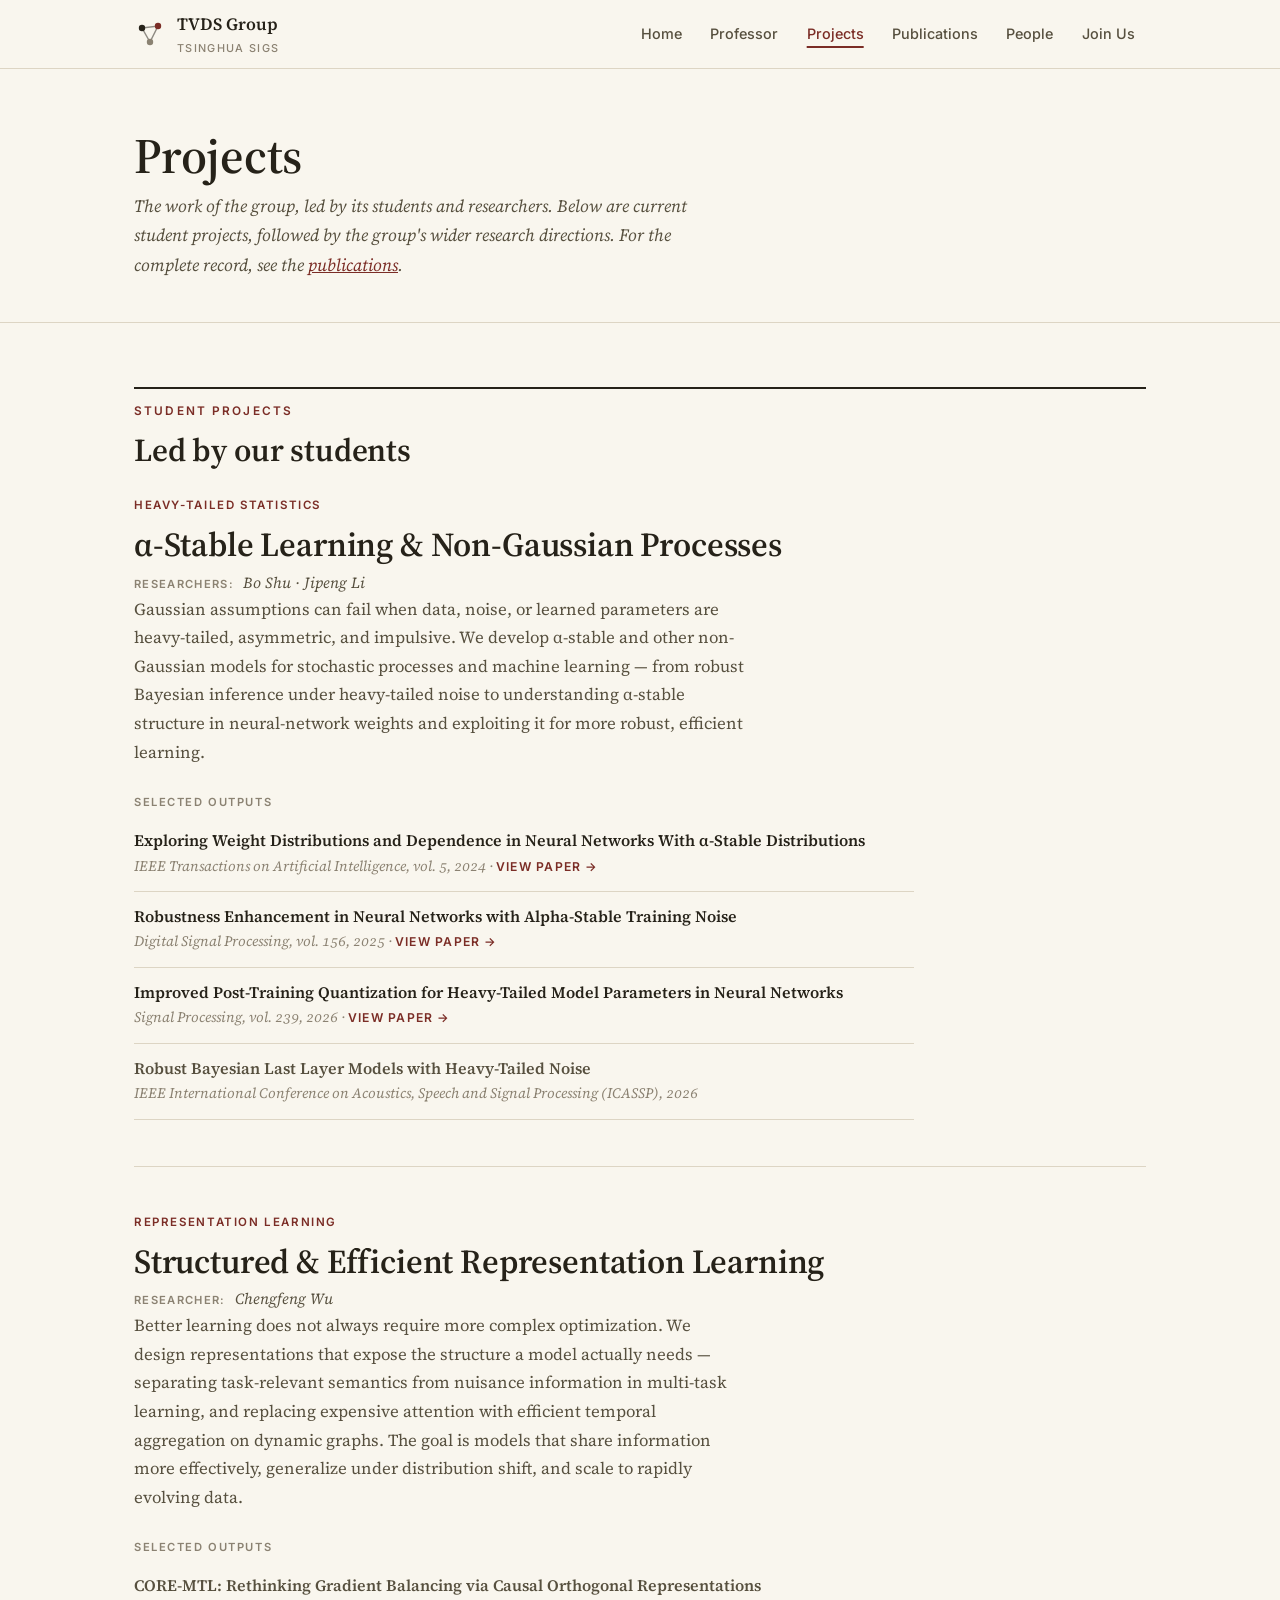
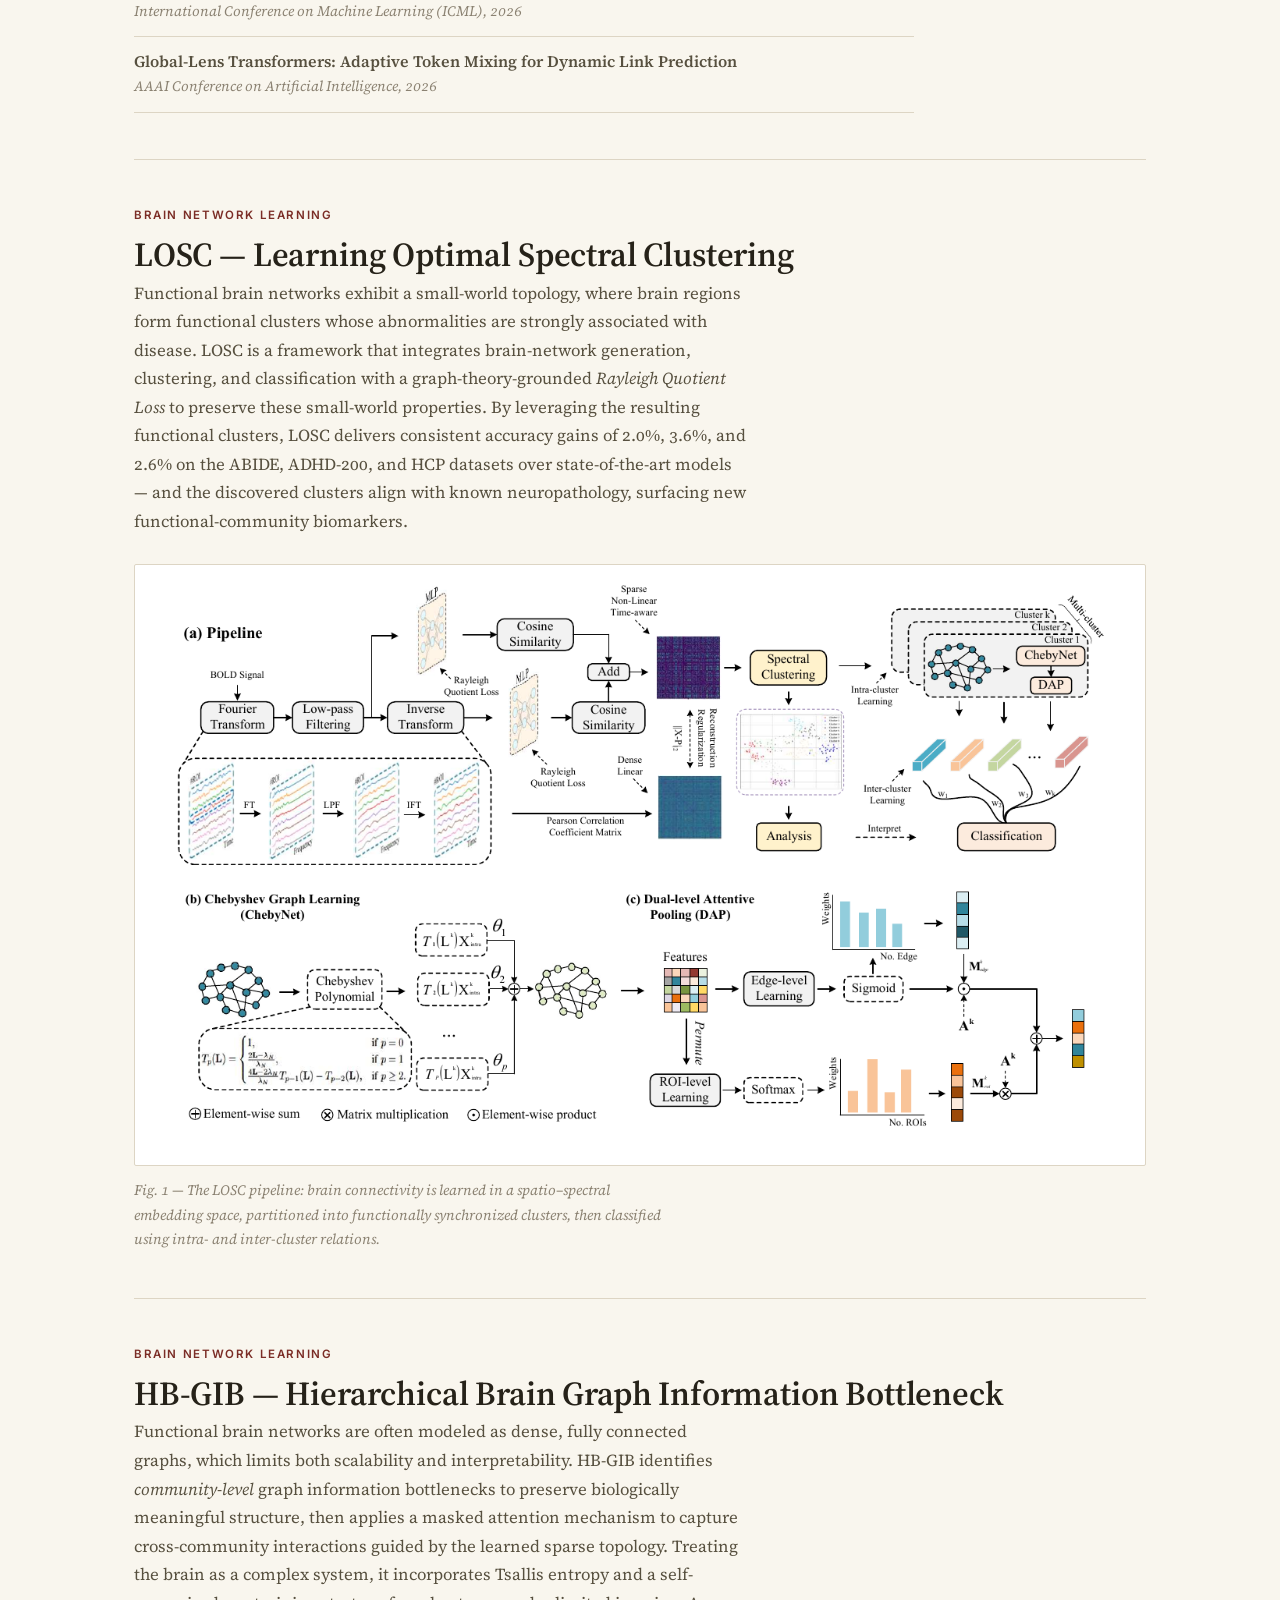
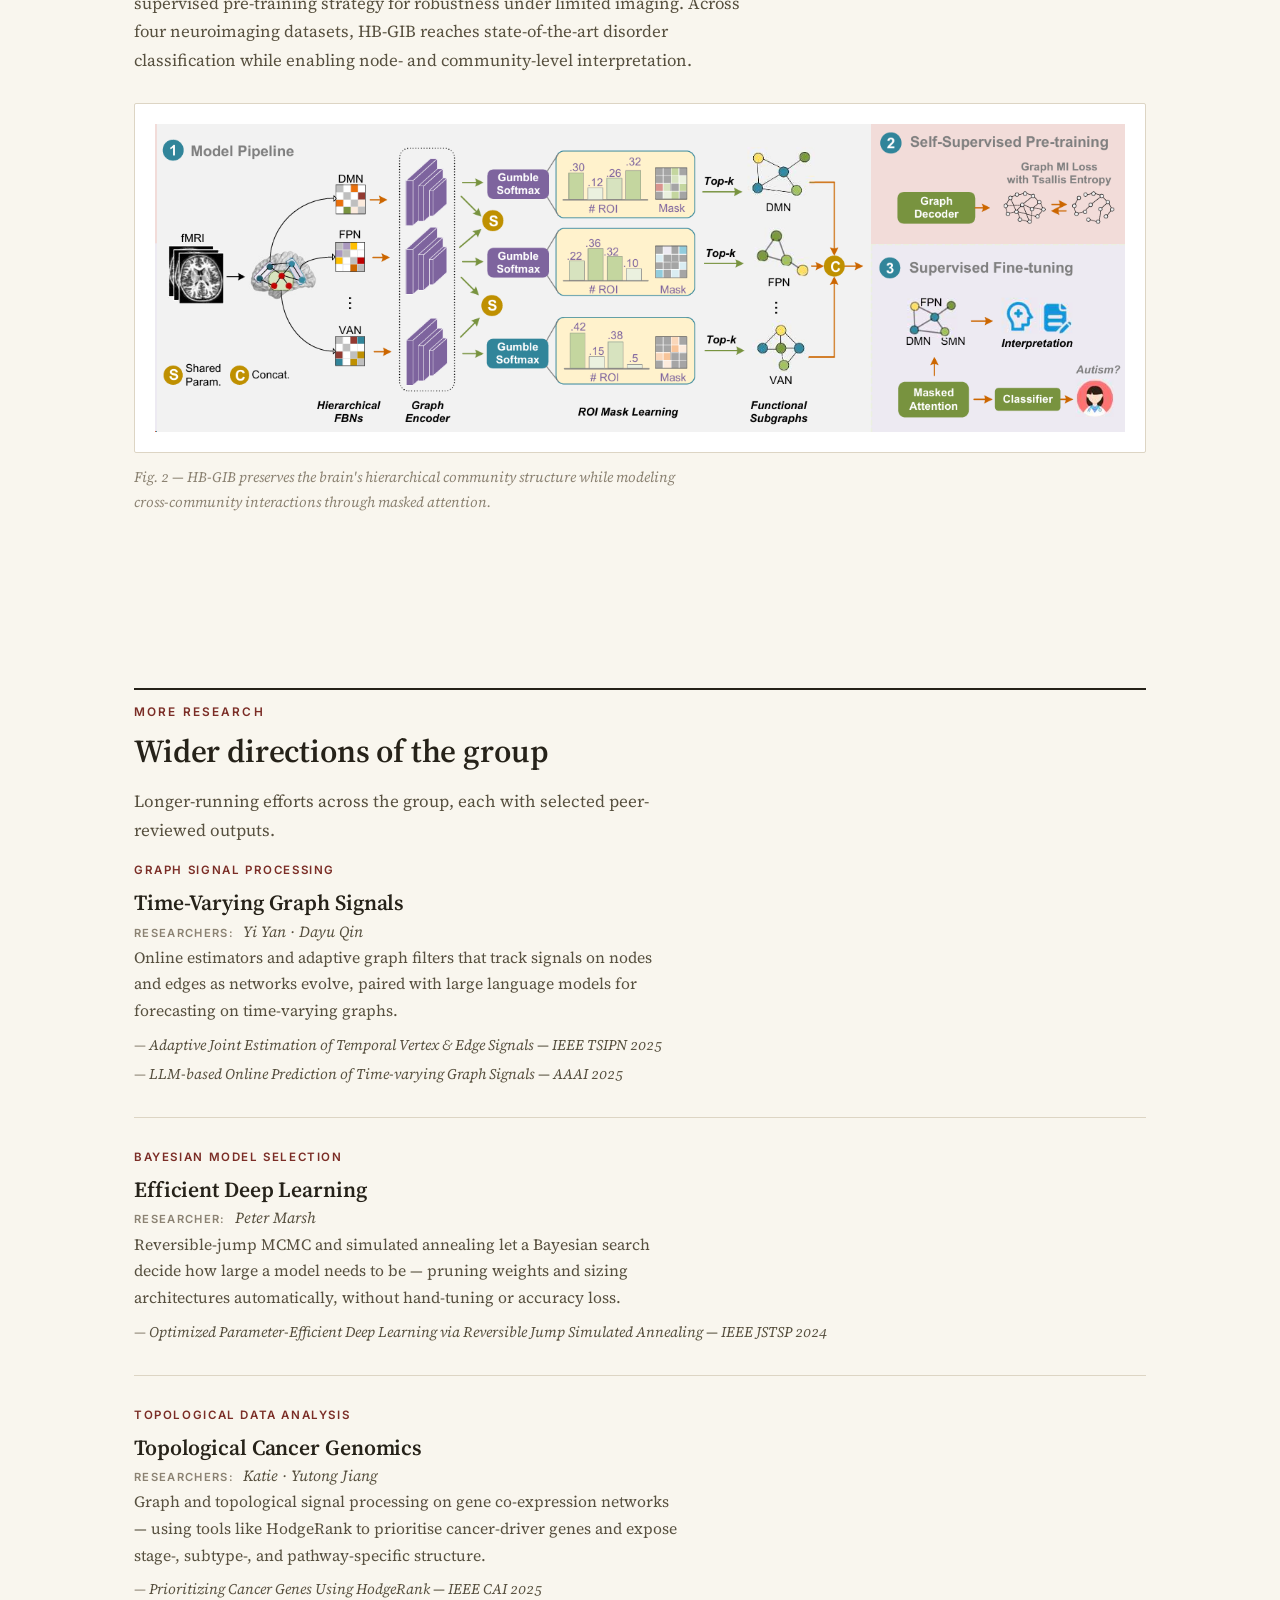
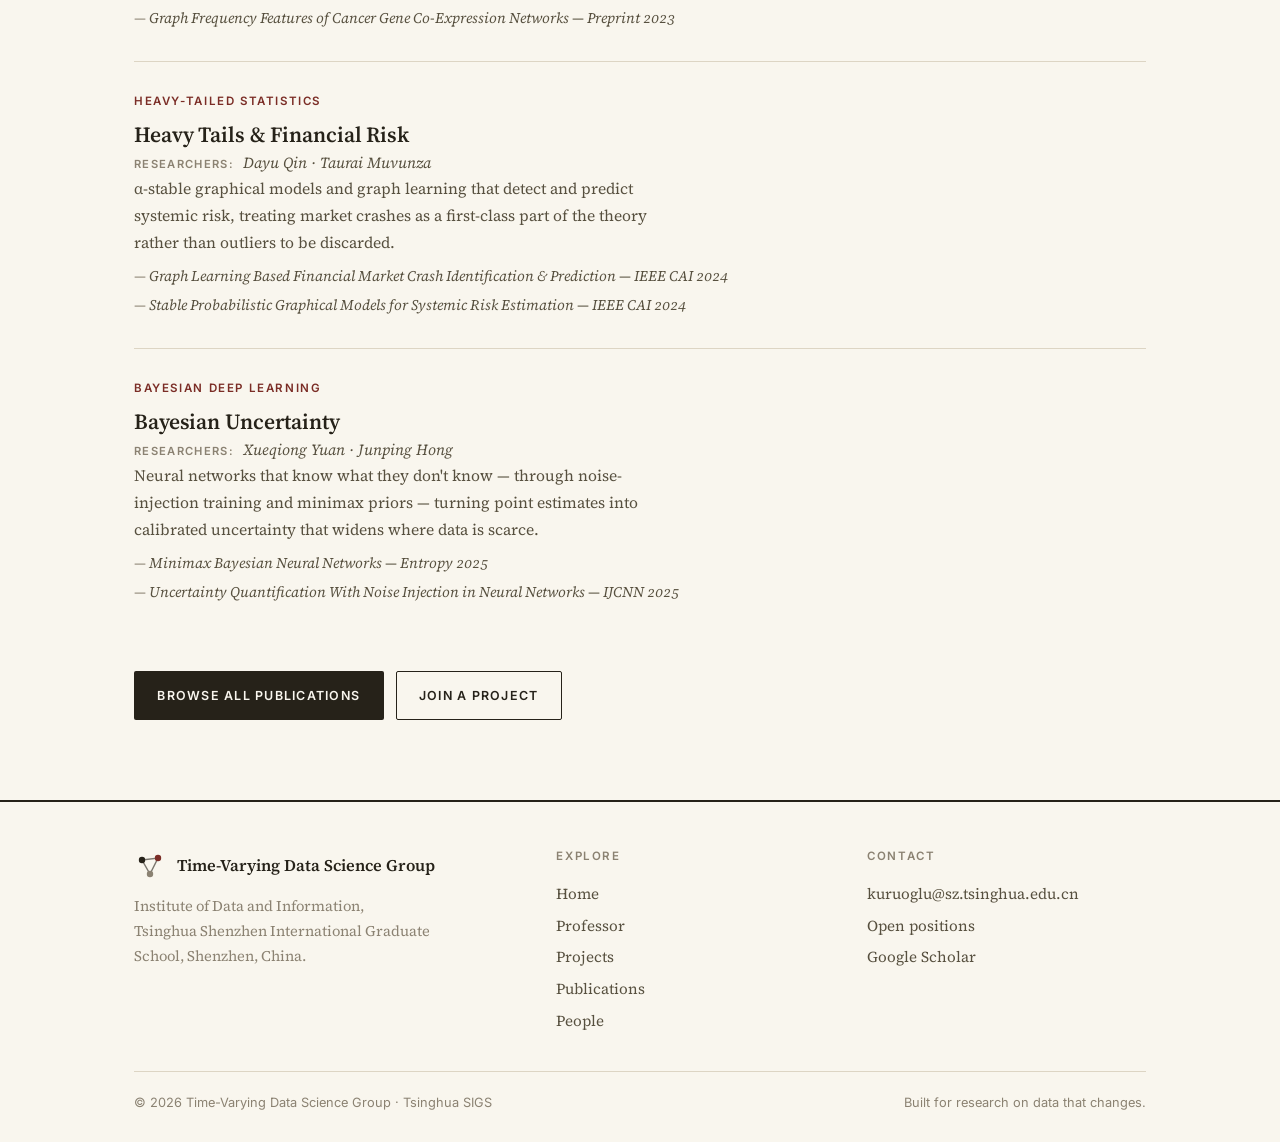
<file: projects.html>
<!DOCTYPE html>
<html lang="en">
<head>
  <meta charset="UTF-8" />
  <meta name="viewport" content="width=device-width, initial-scale=1.0" />
  <meta name="theme-color" content="#f9f6ee" />
  <meta name="google-site-verification" content="ycx8Hc_ZfYuuTNWqexa-JQaG-V-QpA_6OVndm44Y0Ho" />
  <title>Projects — TVDS Group</title>
  <meta name="description" content="Student-led projects of the Time-Varying Data Science Group at Tsinghua SIGS: heavy-tailed and α-stable learning, structured representation learning, and functional brain-network methods (LOSC, HB-GIB), plus the group's wider research directions." />
  <link rel="preconnect" href="https://fonts.googleapis.com" />
  <link rel="preconnect" href="https://fonts.gstatic.com" crossorigin />
  <link href="https://fonts.googleapis.com/css2?family=Inter:wght@400;500;600&family=Source+Serif+4:ital,opsz,wght@0,8..60,400;0,8..60,600;1,8..60,400;1,8..60,600&display=swap" rel="stylesheet" />
  <link rel="stylesheet" href="assets/css/style.css" />
  <link rel="icon" href="data:image/svg+xml,%3Csvg xmlns='http://www.w3.org/2000/svg' viewBox='0 0 32 32'%3E%3Ccircle cx='8' cy='10' r='3' fill='%23262219'/%3E%3Ccircle cx='24' cy='8' r='3' fill='%237b2d26'/%3E%3Ccircle cx='16' cy='24' r='3' fill='%238b8272'/%3E%3C/svg%3E" />
</head>
<body>

  <nav class="nav">
    <div class="container nav__inner">
      <a href="index.html" class="brand">
        <svg class="brand__mark" viewBox="0 0 32 32" aria-hidden="true">
          <path d="M8 10 24 8 16 24Z" stroke="#262219" stroke-width="1.4" fill="none" opacity=".5"/>
          <circle cx="8" cy="10" r="3.2" fill="#262219"/><circle cx="24" cy="8" r="3.2" fill="#7b2d26"/><circle cx="16" cy="24" r="3.2" fill="#8b8272"/>
        </svg>
        <span>TVDS Group<span class="brand__sub">Tsinghua SIGS</span></span>
      </a>
      <button class="nav__toggle" aria-label="Toggle menu"><span></span><span></span><span></span></button>
      <ul class="nav__links">
        <li><a href="index.html">Home</a></li>
        <li><a href="professor.html">Professor</a></li>
        <li><a href="projects.html" class="active">Projects</a></li>
        <li><a href="publications.html">Publications</a></li>
        <li><a href="people.html">People</a></li>
        <li><a href="professor.html#join">Join Us</a></li>
      </ul>
    </div>
  </nav>

  <header class="pagehead">
    <div class="container pagehead__inner">
      <h1>Projects</h1>
      <p>The work of the group, led by its students and researchers. Below are current student projects, followed by the group's wider research directions. For the complete record, see the <a href="publications.html">publications</a>.</p>
    </div>
  </header>

  <!-- ============ STUDENT PROJECTS (primary) ============ -->
  <section class="section">
    <div class="container">
      <p class="section__eyebrow">Student projects</p>
      <h2 class="subhead">Led by our students</h2>

      <!-- 1. Heavy-Tailed Statistics -->
      <article class="project">
        <p class="project__area">Heavy-Tailed Statistics</p>
        <h2 id="heavy-tailed">α-Stable Learning &amp; Non-Gaussian Processes</h2>
        <p class="project__people"><b>Researchers:</b> Bo Shu · Jipeng Li</p>
        <p class="project__lead">
          Gaussian assumptions can fail when data, noise, or learned parameters are heavy-tailed,
          asymmetric, and impulsive. We develop α-stable and other non-Gaussian models for stochastic
          processes and machine learning — from robust Bayesian inference under heavy-tailed noise to
          understanding α-stable structure in neural-network weights and exploiting it for more robust,
          efficient learning.
        </p>
        <span class="project__meta-label">Selected outputs</span>
        <div class="project__outputs">
          <a class="output" href="https://doi.org/10.1109/TAI.2024.3409673" target="_blank" rel="noopener">
            <span class="output__title">Exploring Weight Distributions and Dependence in Neural Networks With α-Stable Distributions</span>
            <span class="output__meta">IEEE Transactions on Artificial Intelligence, vol. 5, 2024 · <span class="output__cue">View paper →</span></span>
          </a>
          <a class="output" href="https://doi.org/10.1016/j.dsp.2024.104778" target="_blank" rel="noopener">
            <span class="output__title">Robustness Enhancement in Neural Networks with Alpha-Stable Training Noise</span>
            <span class="output__meta">Digital Signal Processing, vol. 156, 2025 · <span class="output__cue">View paper →</span></span>
          </a>
          <a class="output" href="https://doi.org/10.1016/j.sigpro.2025.110327" target="_blank" rel="noopener">
            <span class="output__title">Improved Post-Training Quantization for Heavy-Tailed Model Parameters in Neural Networks</span>
            <span class="output__meta">Signal Processing, vol. 239, 2026 · <span class="output__cue">View paper →</span></span>
          </a>
          <span class="output output--plain">
            <span class="output__title">Robust Bayesian Last Layer Models with Heavy-Tailed Noise</span>
            <span class="output__meta">IEEE International Conference on Acoustics, Speech and Signal Processing (ICASSP), 2026</span>
          </span>
        </div>
      </article>

      <!-- 2. Structured & Efficient Representation Learning -->
      <article class="project">
        <p class="project__area">Representation Learning</p>
        <h2 id="representation-learning">Structured &amp; Efficient Representation Learning</h2>
        <p class="project__people"><b>Researcher:</b> Chengfeng Wu</p>
        <p class="project__lead">
          Better learning does not always require more complex optimization. We design representations
          that expose the structure a model actually needs — separating task-relevant semantics from
          nuisance information in multi-task learning, and replacing expensive attention with efficient
          temporal aggregation on dynamic graphs. The goal is models that share information more
          effectively, generalize under distribution shift, and scale to rapidly evolving data.
        </p>
        <span class="project__meta-label">Selected outputs</span>
        <div class="project__outputs">
          <span class="output output--plain">
            <span class="output__title">CORE-MTL: Rethinking Gradient Balancing via Causal Orthogonal Representations</span>
            <span class="output__meta">International Conference on Machine Learning (ICML), 2026</span>
          </span>
          <span class="output output--plain">
            <span class="output__title">Global-Lens Transformers: Adaptive Token Mixing for Dynamic Link Prediction</span>
            <span class="output__meta">AAAI Conference on Artificial Intelligence, 2026</span>
          </span>
        </div>
      </article>

      <!-- 3. LOSC -->
      <article class="project">
        <p class="project__area">Brain Network Learning</p>
        <h2 id="losc">LOSC — Learning Optimal Spectral Clustering</h2>
        <p class="project__lead">
          Functional brain networks exhibit a small-world topology, where brain regions form functional
          clusters whose abnormalities are strongly associated with disease. LOSC is a framework that
          integrates brain-network generation, clustering, and classification with a graph-theory-grounded
          <em>Rayleigh Quotient Loss</em> to preserve these small-world properties. By leveraging the
          resulting functional clusters, LOSC delivers consistent accuracy gains of 2.0%, 3.6%, and 2.6%
          on the ABIDE, ADHD-200, and HCP datasets over state-of-the-art models — and the discovered
          clusters align with known neuropathology, surfacing new functional-community biomarkers.
        </p>
        <figure class="project__figure">
          <img loading="lazy" src="assets/img/projects/losc-pipeline.png" alt="The LOSC pipeline: functional brain network generation, spectral clustering guided by the Rayleigh Quotient Loss, and classification." />
        </figure>
        <p class="project__figcaption">Fig. 1 — The LOSC pipeline: brain connectivity is learned in a spatio–spectral embedding space, partitioned into functionally synchronized clusters, then classified using intra- and inter-cluster relations.</p>
      </article>

      <!-- 4. HB-GIB -->
      <article class="project">
        <p class="project__area">Brain Network Learning</p>
        <h2 id="hb-gib">HB-GIB — Hierarchical Brain Graph Information Bottleneck</h2>
        <p class="project__lead">
          Functional brain networks are often modeled as dense, fully connected graphs, which limits both
          scalability and interpretability. HB-GIB identifies <em>community-level</em> graph information
          bottlenecks to preserve biologically meaningful structure, then applies a masked attention
          mechanism to capture cross-community interactions guided by the learned sparse topology. Treating
          the brain as a complex system, it incorporates Tsallis entropy and a self-supervised pre-training
          strategy for robustness under limited imaging. Across four neuroimaging datasets, HB-GIB reaches
          state-of-the-art disorder classification while enabling node- and community-level interpretation.
        </p>
        <figure class="project__figure">
          <img loading="lazy" src="assets/img/projects/hb-gib.png" alt="The HB-GIB architecture: community-level information bottlenecks and masked cross-community attention over a hierarchically organized brain graph." />
        </figure>
        <p class="project__figcaption">Fig. 2 — HB-GIB preserves the brain's hierarchical community structure while modeling cross-community interactions through masked attention.</p>
      </article>
    </div>
  </section>

  <!-- ============ WIDER RESEARCH (secondary) ============ -->
  <section class="section section--soft">
    <div class="container">
      <p class="section__eyebrow">More research</p>
      <h2 class="subhead">Wider directions of the group</h2>
      <p class="section__lead" style="margin-bottom:6px;">Longer-running efforts across the group, each with selected peer-reviewed outputs.</p>

      <article class="project project--compact">
        <p class="project__area">Graph Signal Processing</p>
        <h3 id="graph-signals">Time-Varying Graph Signals</h3>
        <p class="project__people"><b>Researchers:</b> Yi Yan · Dayu Qin</p>
        <p class="project__lead">Online estimators and adaptive graph filters that track signals on nodes and edges as networks evolve, paired with large language models for forecasting on time-varying graphs.</p>
        <div class="compact-links">
          <a href="https://doi.org/10.1109/TSIPN.2025.3536084" target="_blank" rel="noopener">Adaptive Joint Estimation of Temporal Vertex &amp; Edge Signals — IEEE TSIPN 2025</a>
          <a href="https://doi.org/10.1609/aaai.v39i28.35292" target="_blank" rel="noopener">LLM-based Online Prediction of Time-varying Graph Signals — AAAI 2025</a>
        </div>
      </article>

      <article class="project project--compact">
        <p class="project__area">Bayesian Model Selection</p>
        <h3 id="efficient-dl">Efficient Deep Learning</h3>
        <p class="project__people"><b>Researcher:</b> Peter Marsh</p>
        <p class="project__lead">Reversible-jump MCMC and simulated annealing let a Bayesian search decide how large a model needs to be — pruning weights and sizing architectures automatically, without hand-tuning or accuracy loss.</p>
        <div class="compact-links">
          <a href="https://doi.org/10.1109/JSTSP.2024.3428355" target="_blank" rel="noopener">Optimized Parameter-Efficient Deep Learning via Reversible Jump Simulated Annealing — IEEE JSTSP 2024</a>
        </div>
      </article>

      <article class="project project--compact">
        <p class="project__area">Topological Data Analysis</p>
        <h3 id="cancer-genomics">Topological Cancer Genomics</h3>
        <p class="project__people"><b>Researchers:</b> Katie · Yutong Jiang</p>
        <p class="project__lead">Graph and topological signal processing on gene co-expression networks — using tools like HodgeRank to prioritise cancer-driver genes and expose stage-, subtype-, and pathway-specific structure.</p>
        <div class="compact-links">
          <a href="https://doi.org/10.1109/CAI64502.2025.00078" target="_blank" rel="noopener">Prioritizing Cancer Genes Using HodgeRank — IEEE CAI 2025</a>
          <a href="https://arxiv.org/abs/2311.06747" target="_blank" rel="noopener">Graph Frequency Features of Cancer Gene Co-Expression Networks — Preprint 2023</a>
        </div>
      </article>

      <article class="project project--compact">
        <p class="project__area">Heavy-Tailed Statistics</p>
        <h3 id="financial-risk">Heavy Tails &amp; Financial Risk</h3>
        <p class="project__people"><b>Researchers:</b> Dayu Qin · Taurai Muvunza</p>
        <p class="project__lead">α-stable graphical models and graph learning that detect and predict systemic risk, treating market crashes as a first-class part of the theory rather than outliers to be discarded.</p>
        <div class="compact-links">
          <a href="https://doi.org/10.1109/CAI59869.2024.00127" target="_blank" rel="noopener">Graph Learning Based Financial Market Crash Identification &amp; Prediction — IEEE CAI 2024</a>
          <a href="https://doi.org/10.1109/CAI59869.2024.00238" target="_blank" rel="noopener">Stable Probabilistic Graphical Models for Systemic Risk Estimation — IEEE CAI 2024</a>
        </div>
      </article>

      <article class="project project--compact">
        <p class="project__area">Bayesian Deep Learning</p>
        <h3 id="bayesian-uncertainty">Bayesian Uncertainty</h3>
        <p class="project__people"><b>Researchers:</b> Xueqiong Yuan · Junping Hong</p>
        <p class="project__lead">Neural networks that know what they don't know — through noise-injection training and minimax priors — turning point estimates into calibrated uncertainty that widens where data is scarce.</p>
        <div class="compact-links">
          <a href="https://doi.org/10.3390/e27040340" target="_blank" rel="noopener">Minimax Bayesian Neural Networks — Entropy 2025</a>
          <a href="https://doi.org/10.1109/IJCNN64981.2025.11228576" target="_blank" rel="noopener">Uncertainty Quantification With Noise Injection in Neural Networks — IJCNN 2025</a>
        </div>
      </article>

      <p style="margin-top:36px;">
        <a href="publications.html" class="btn btn--primary">Browse all publications</a>
        <a href="professor.html#join" class="btn btn--ghost" style="margin-left:.5rem;">Join a project</a>
      </p>
    </div>
  </section>

  <footer class="footer">
    <div class="container">
      <div class="footer__grid">
        <div>
          <div class="footer__brand">
            <svg class="brand__mark" viewBox="0 0 32 32" aria-hidden="true">
              <path d="M8 10 24 8 16 24Z" stroke="#262219" stroke-width="1.4" fill="none" opacity=".6"/>
              <circle cx="8" cy="10" r="3.2" fill="#262219"/><circle cx="24" cy="8" r="3.2" fill="#7b2d26"/><circle cx="16" cy="24" r="3.2" fill="#8b8272"/>
            </svg>
            Time-Varying Data Science Group
          </div>
          <p>Institute of Data and Information,<br/>Tsinghua Shenzhen International Graduate School, Shenzhen, China.</p>
        </div>
        <div>
          <h4>Explore</h4>
          <a href="index.html">Home</a>
          <a href="professor.html">Professor</a>
          <a href="projects.html">Projects</a>
          <a href="publications.html">Publications</a>
          <a href="people.html">People</a>
        </div>
        <div>
          <h4>Contact</h4>
          <a href="mailto:kuruoglu@sz.tsinghua.edu.cn">kuruoglu@sz.tsinghua.edu.cn</a>
          <a href="professor.html#join">Open positions</a>
          <a href="https://scholar.google.com/citations?user=To7e1toAAAAJ" target="_blank" rel="noopener">Google Scholar</a>
        </div>
      </div>
      <div class="footer__bottom">
        <span>© <span id="year"></span> Time-Varying Data Science Group · Tsinghua SIGS</span>
        <span>Built for research on data that changes.</span>
      </div>
    </div>
  </footer>

  <script>document.getElementById("year").textContent = new Date().getFullYear();</script>
  <script src="assets/js/main.js"></script>
</body>
</html>
</file>
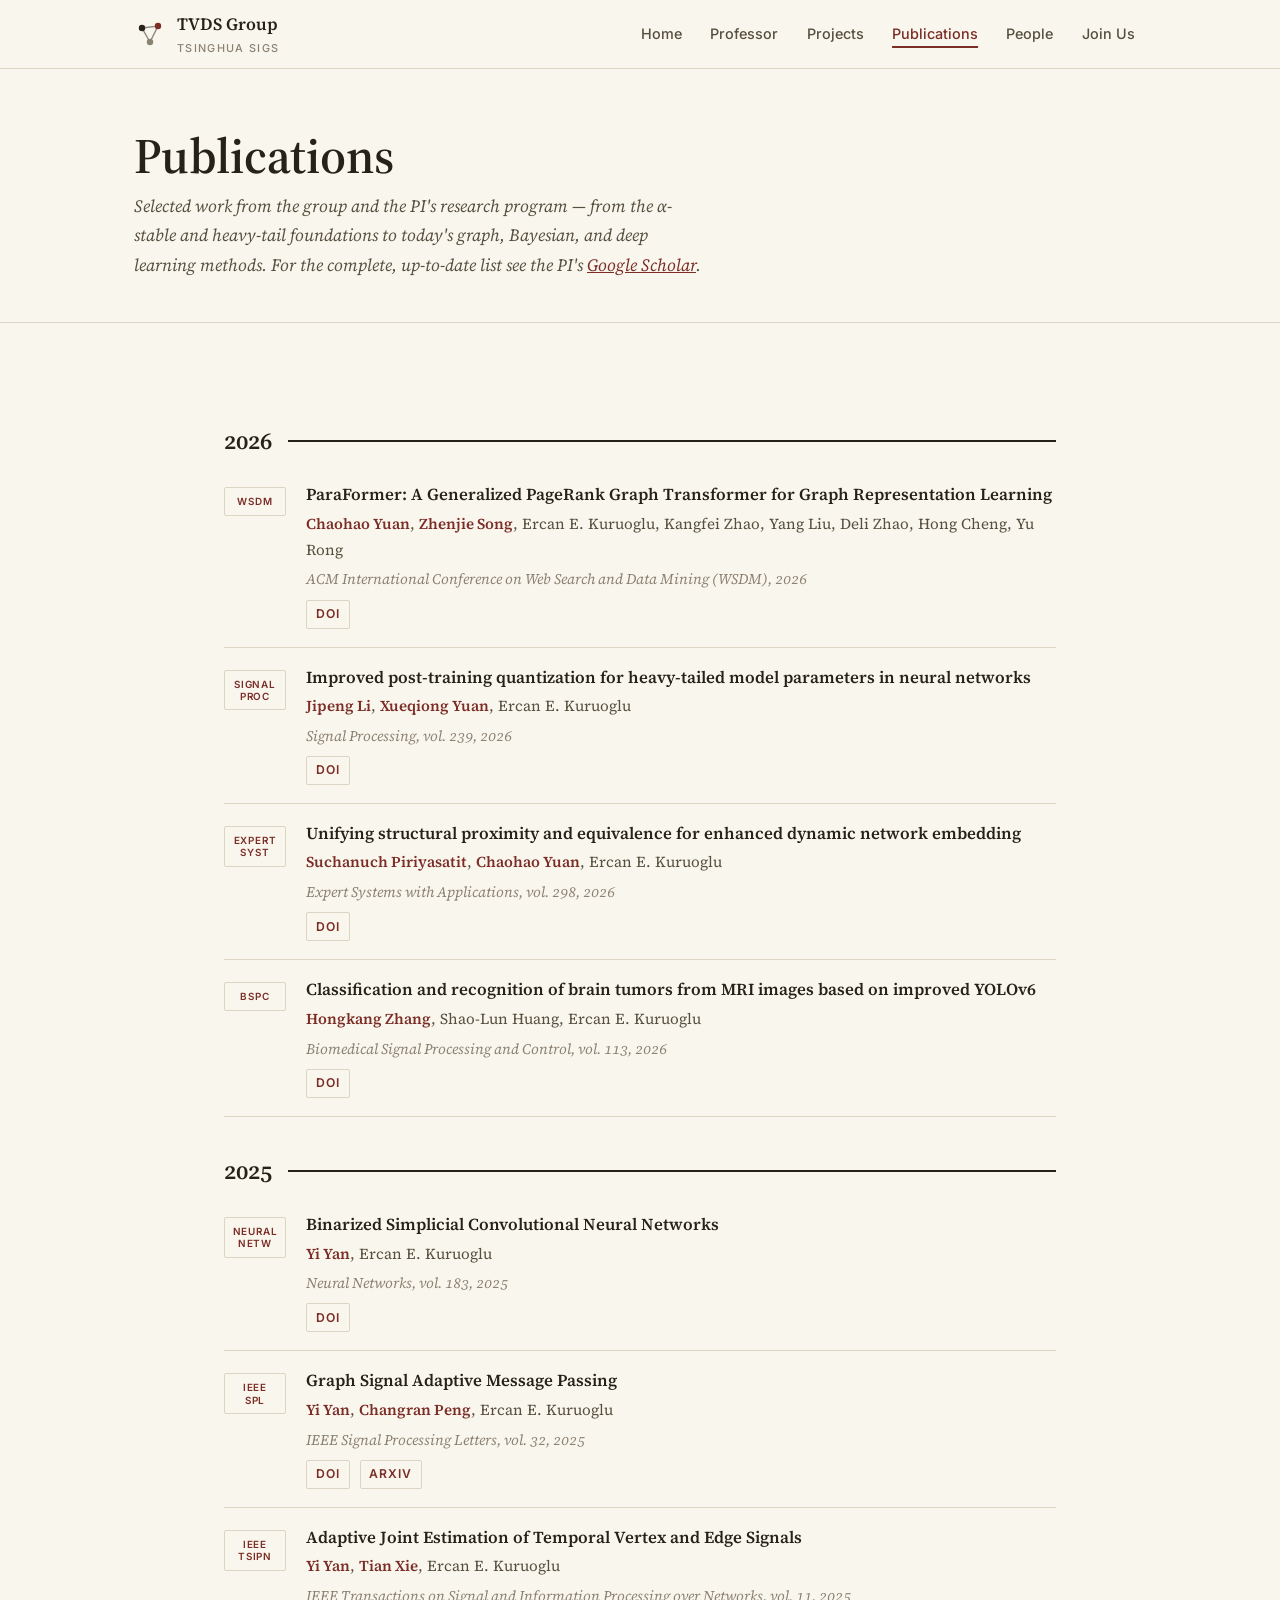
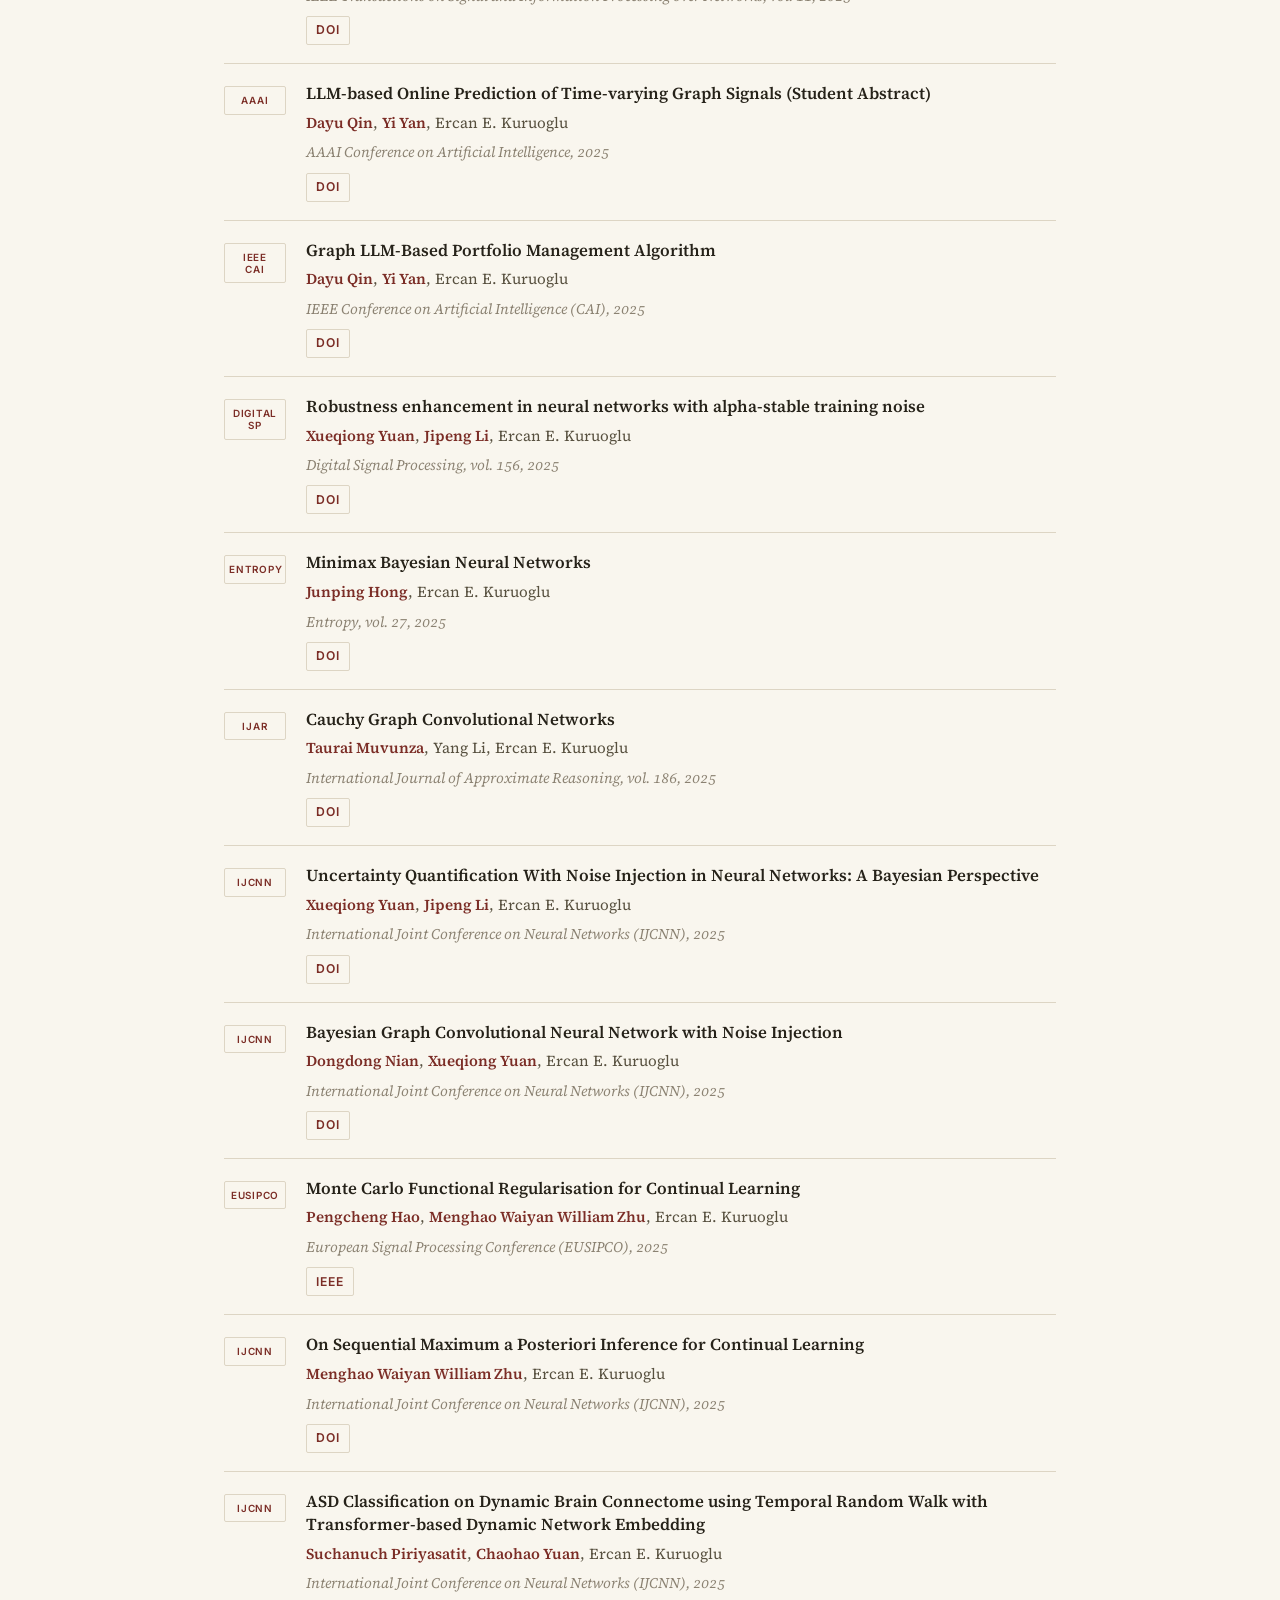
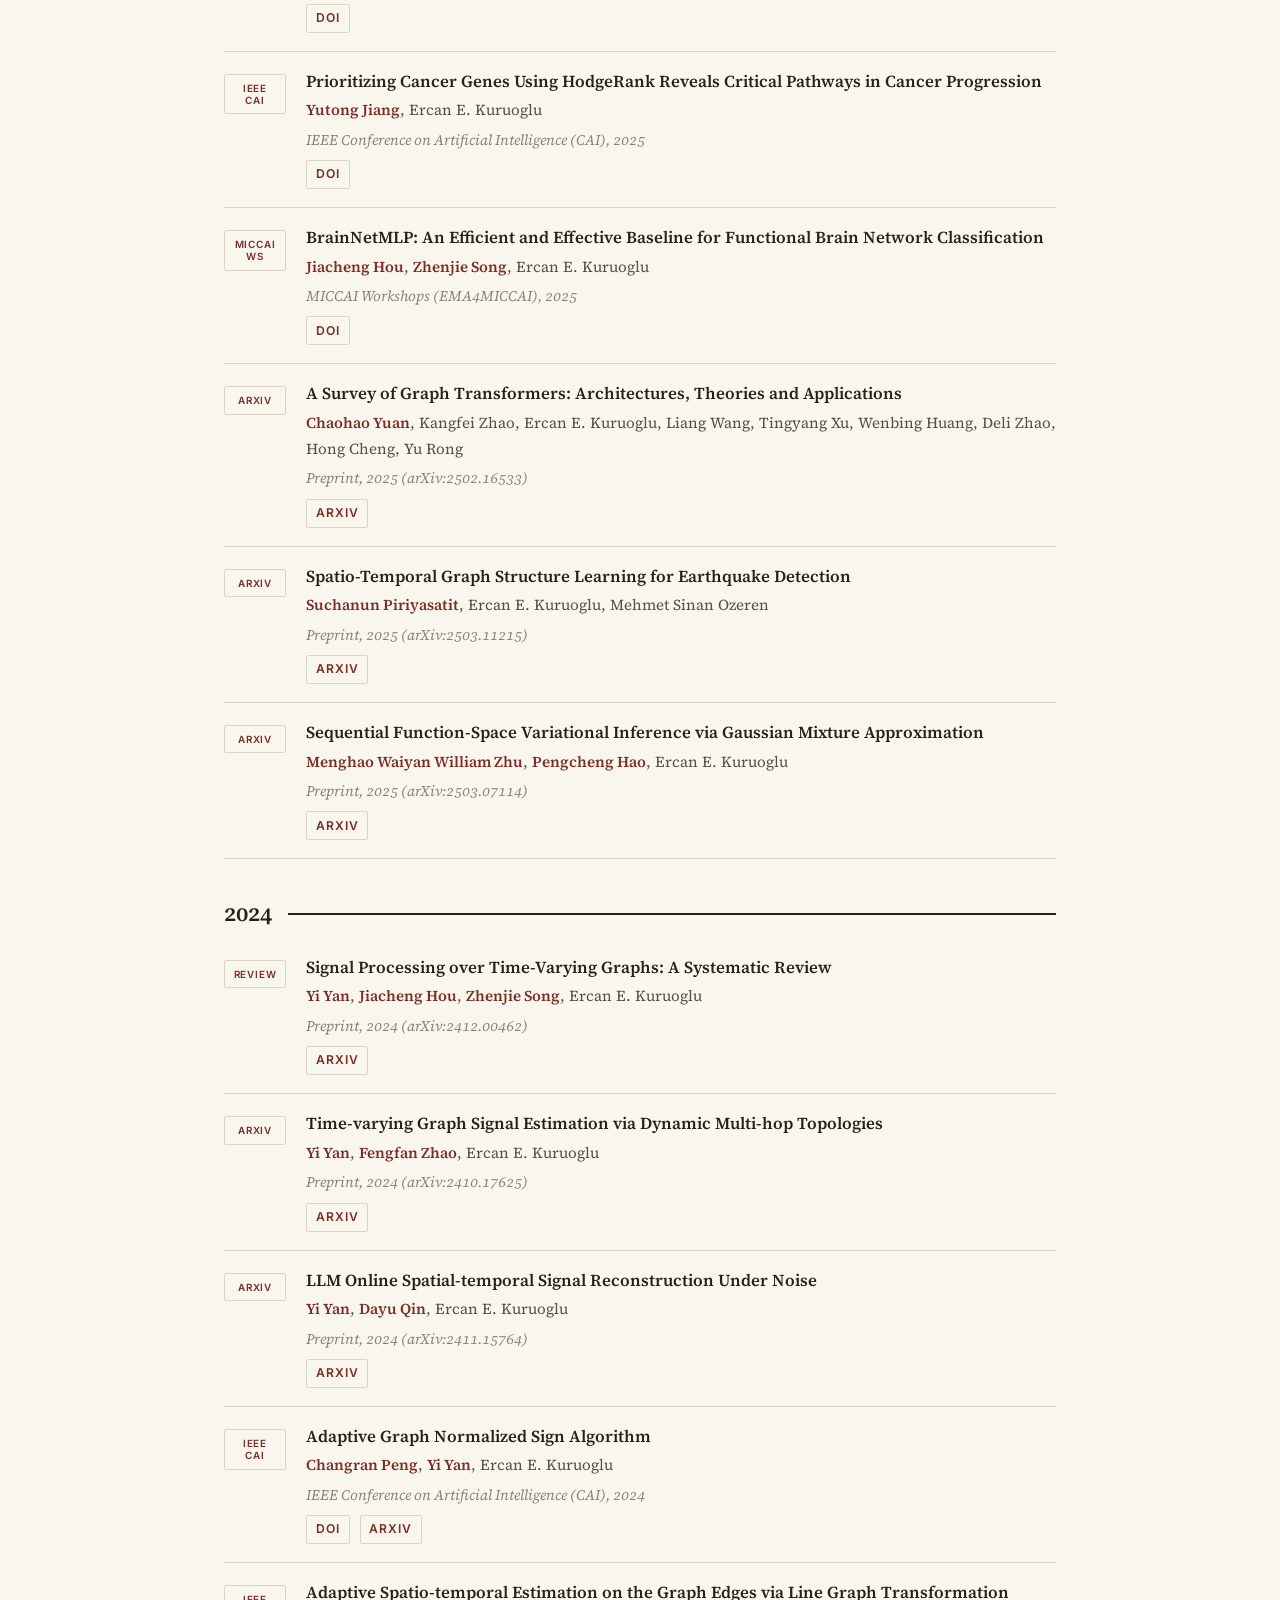
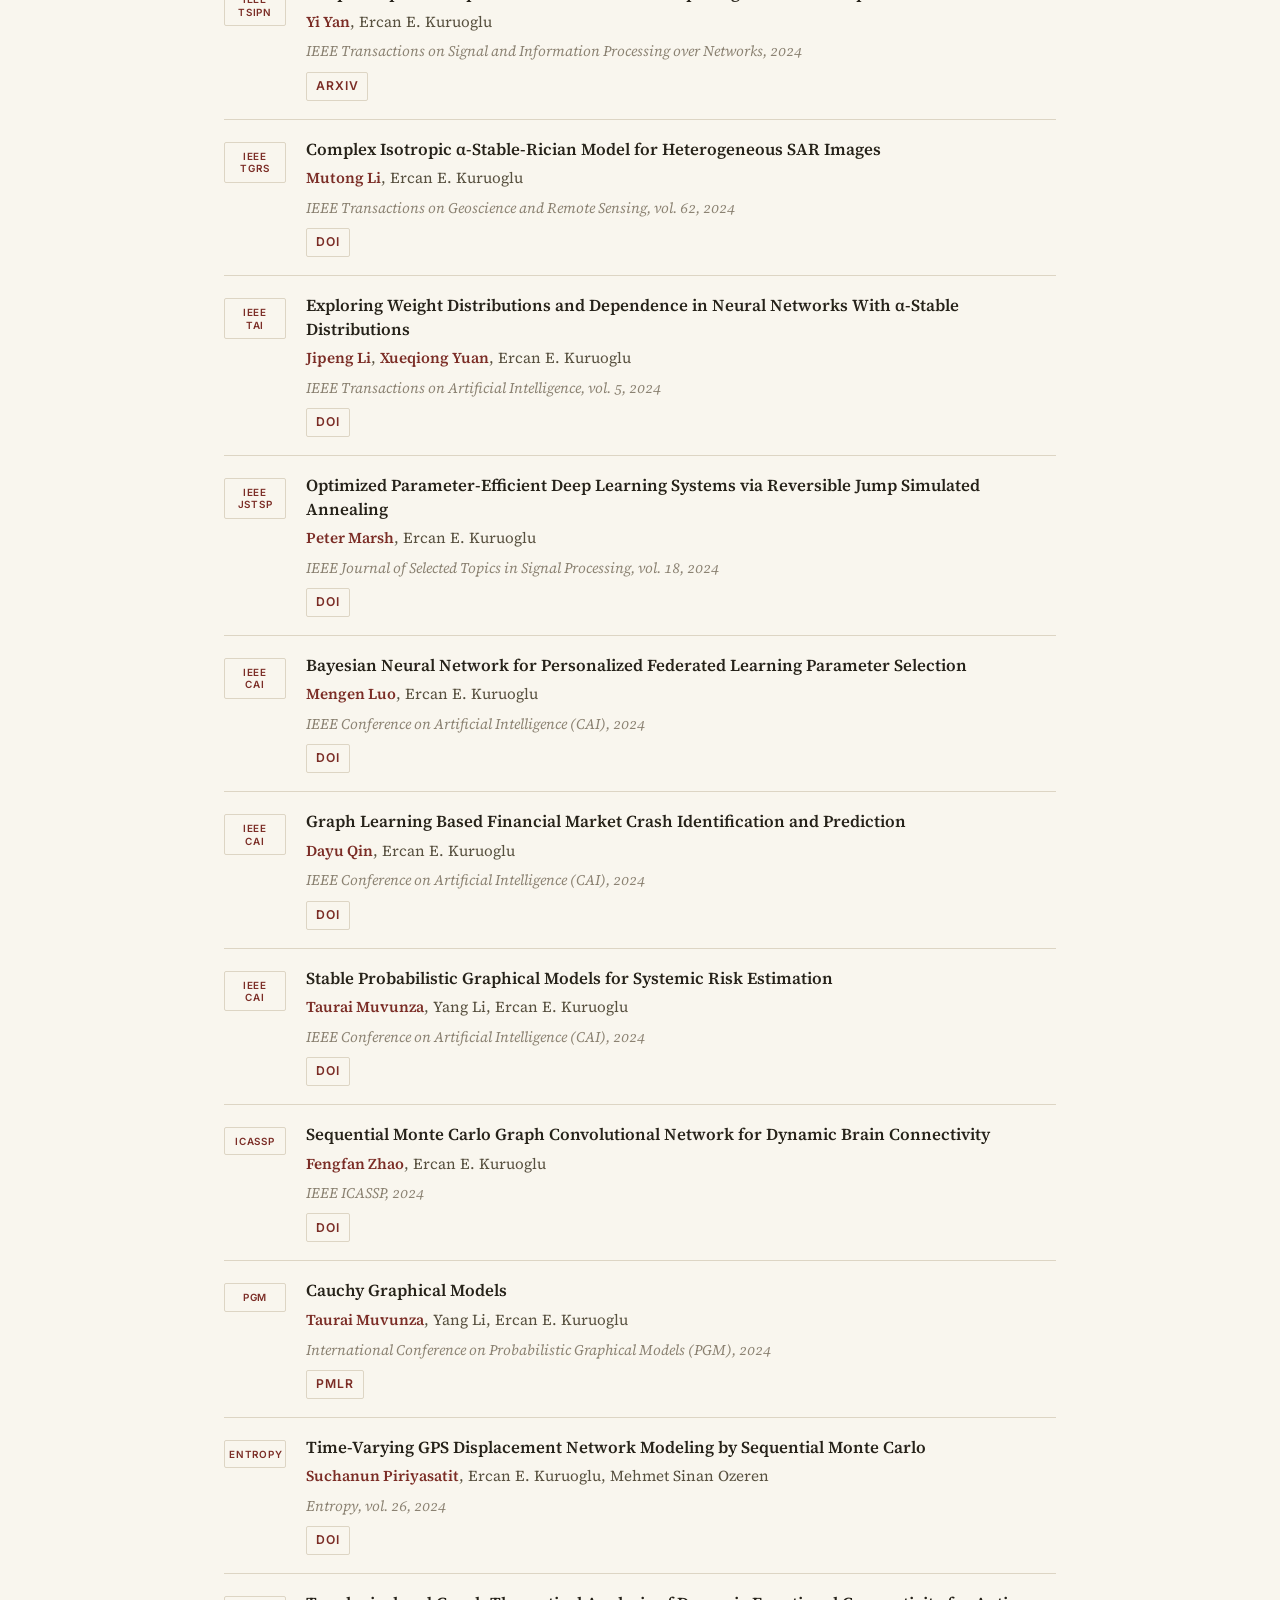
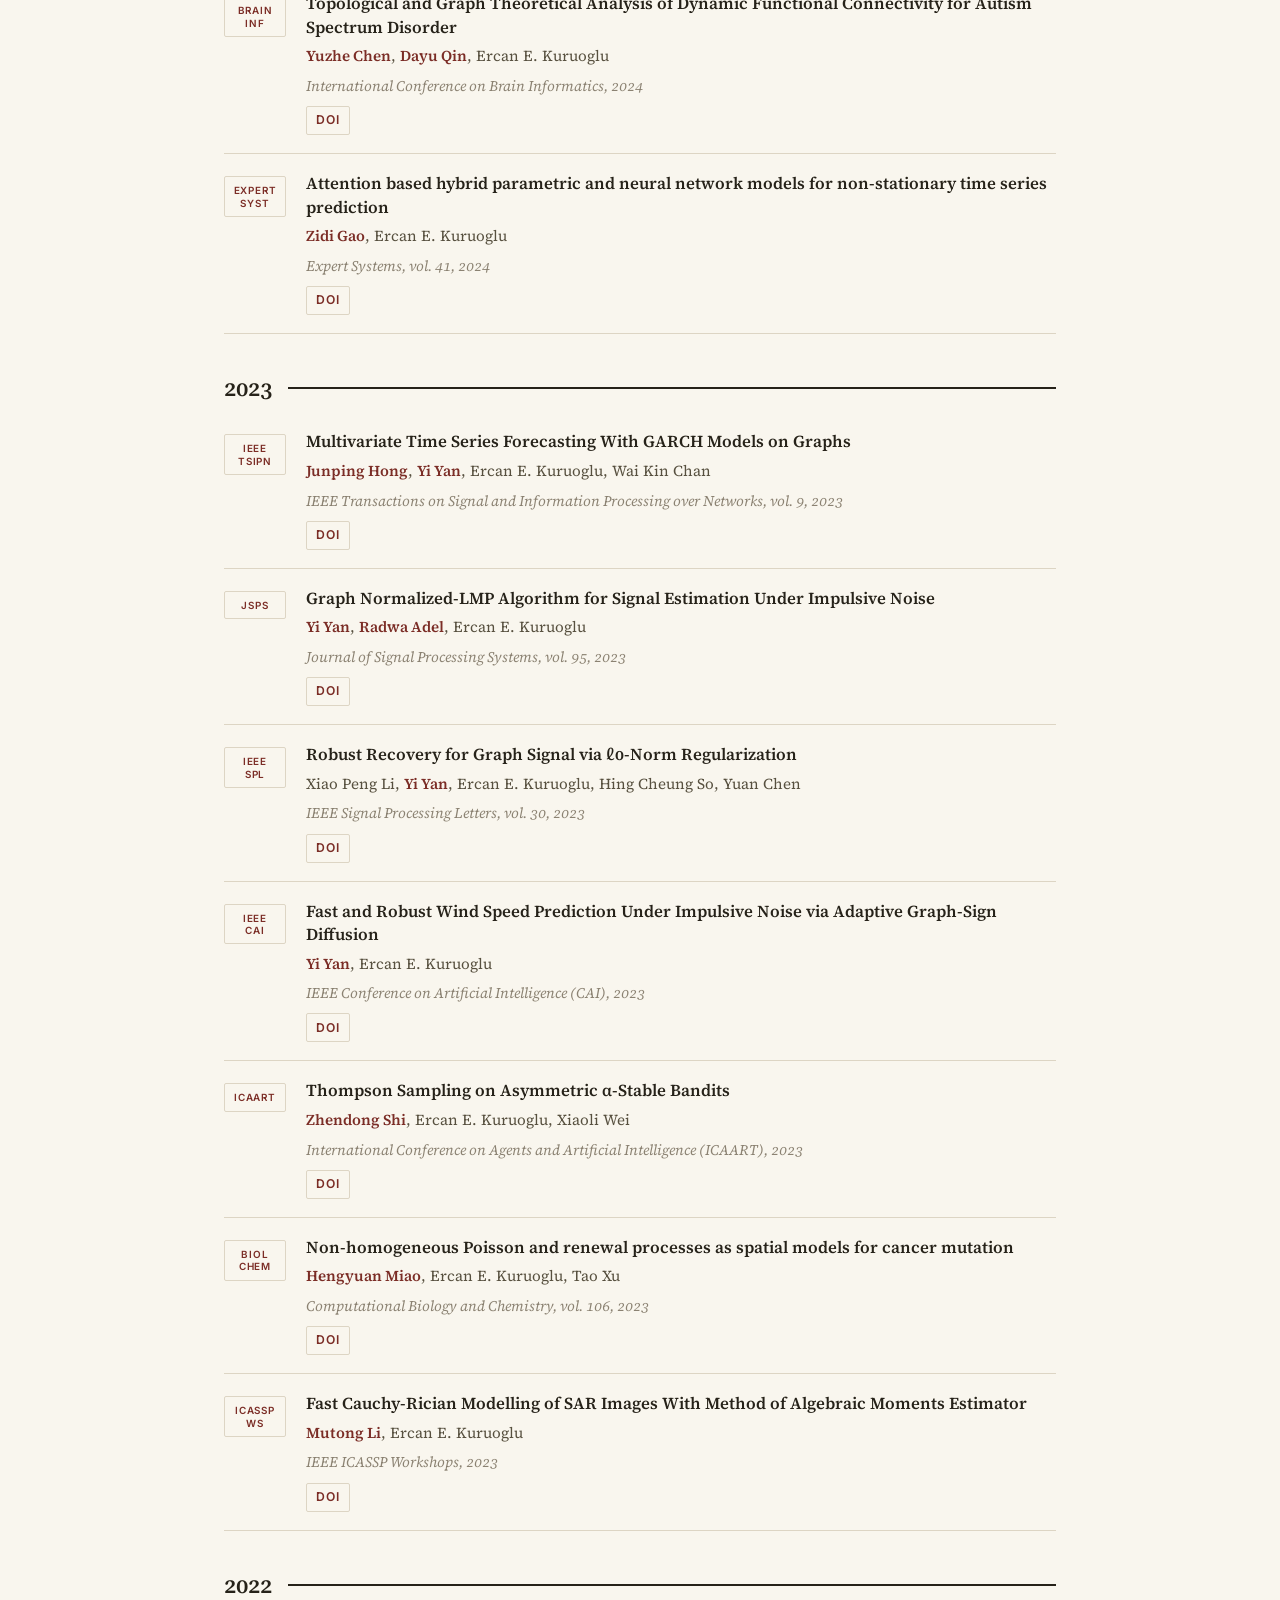
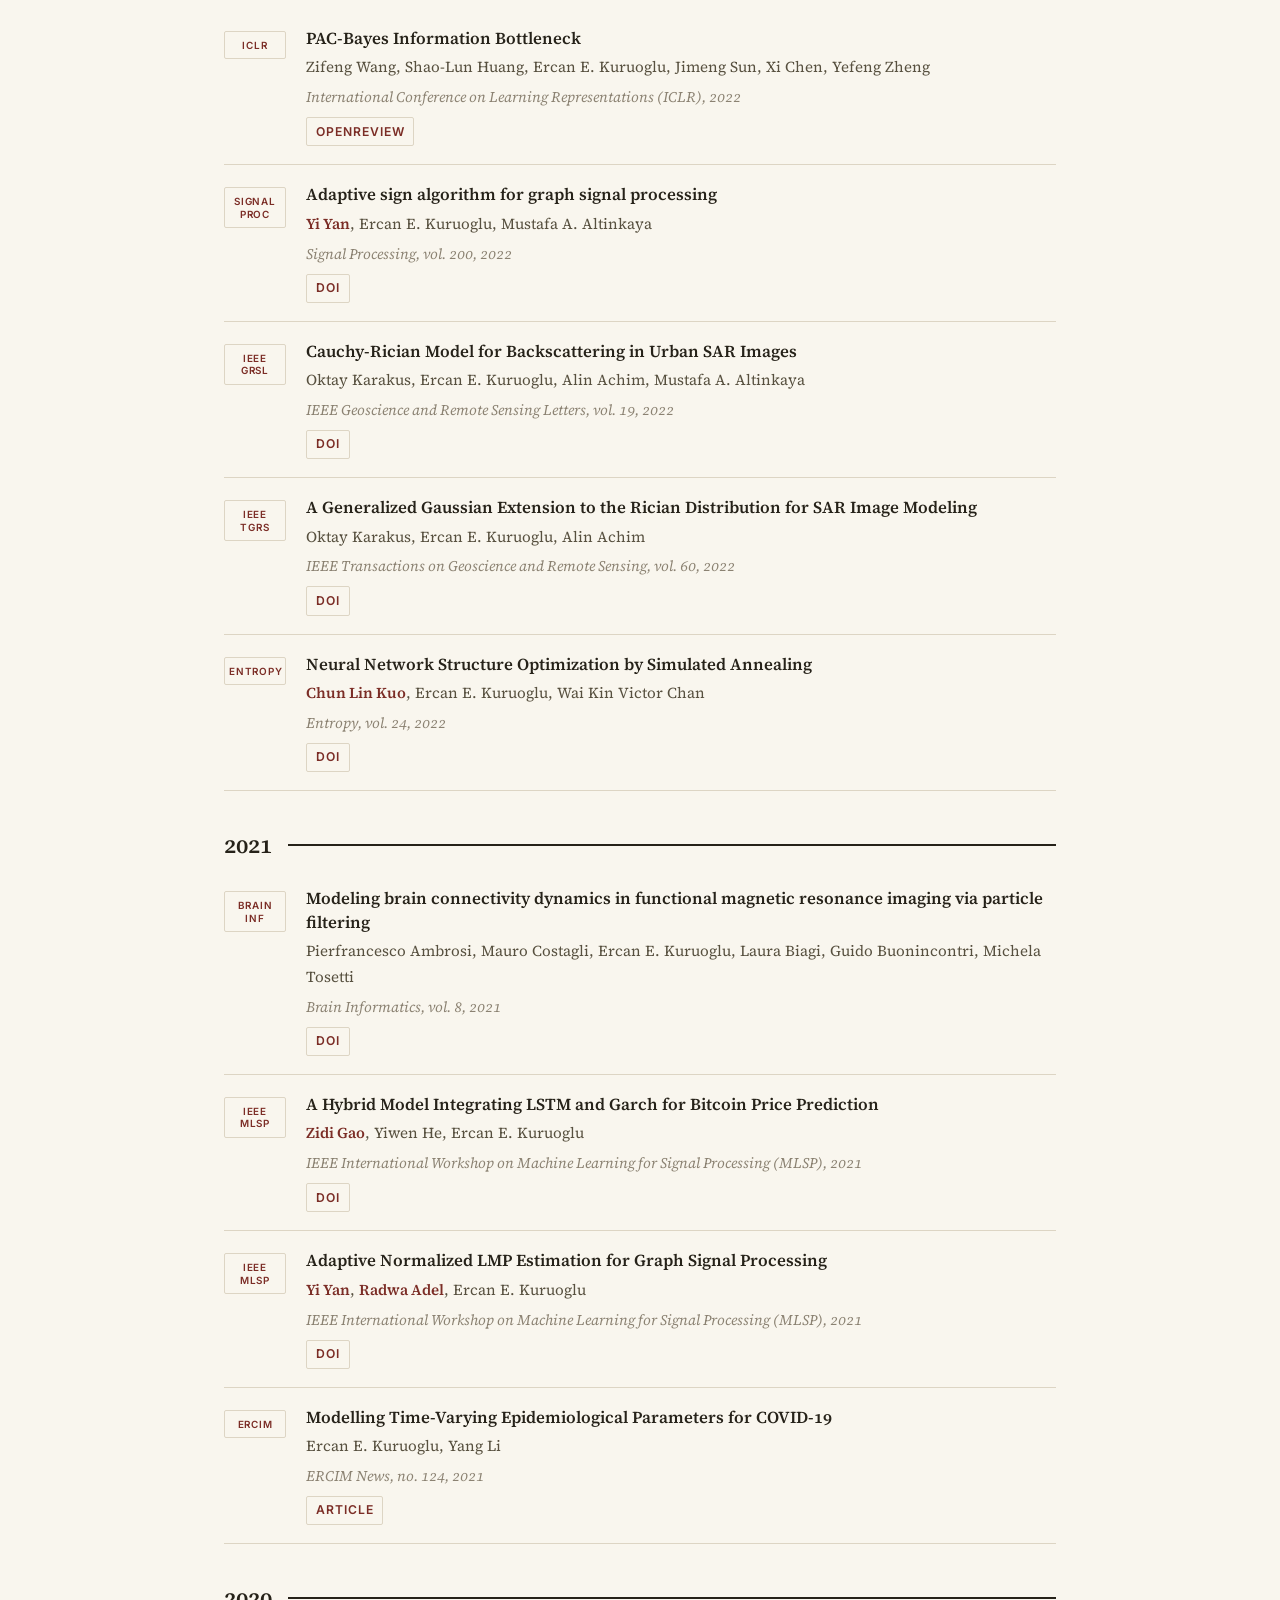
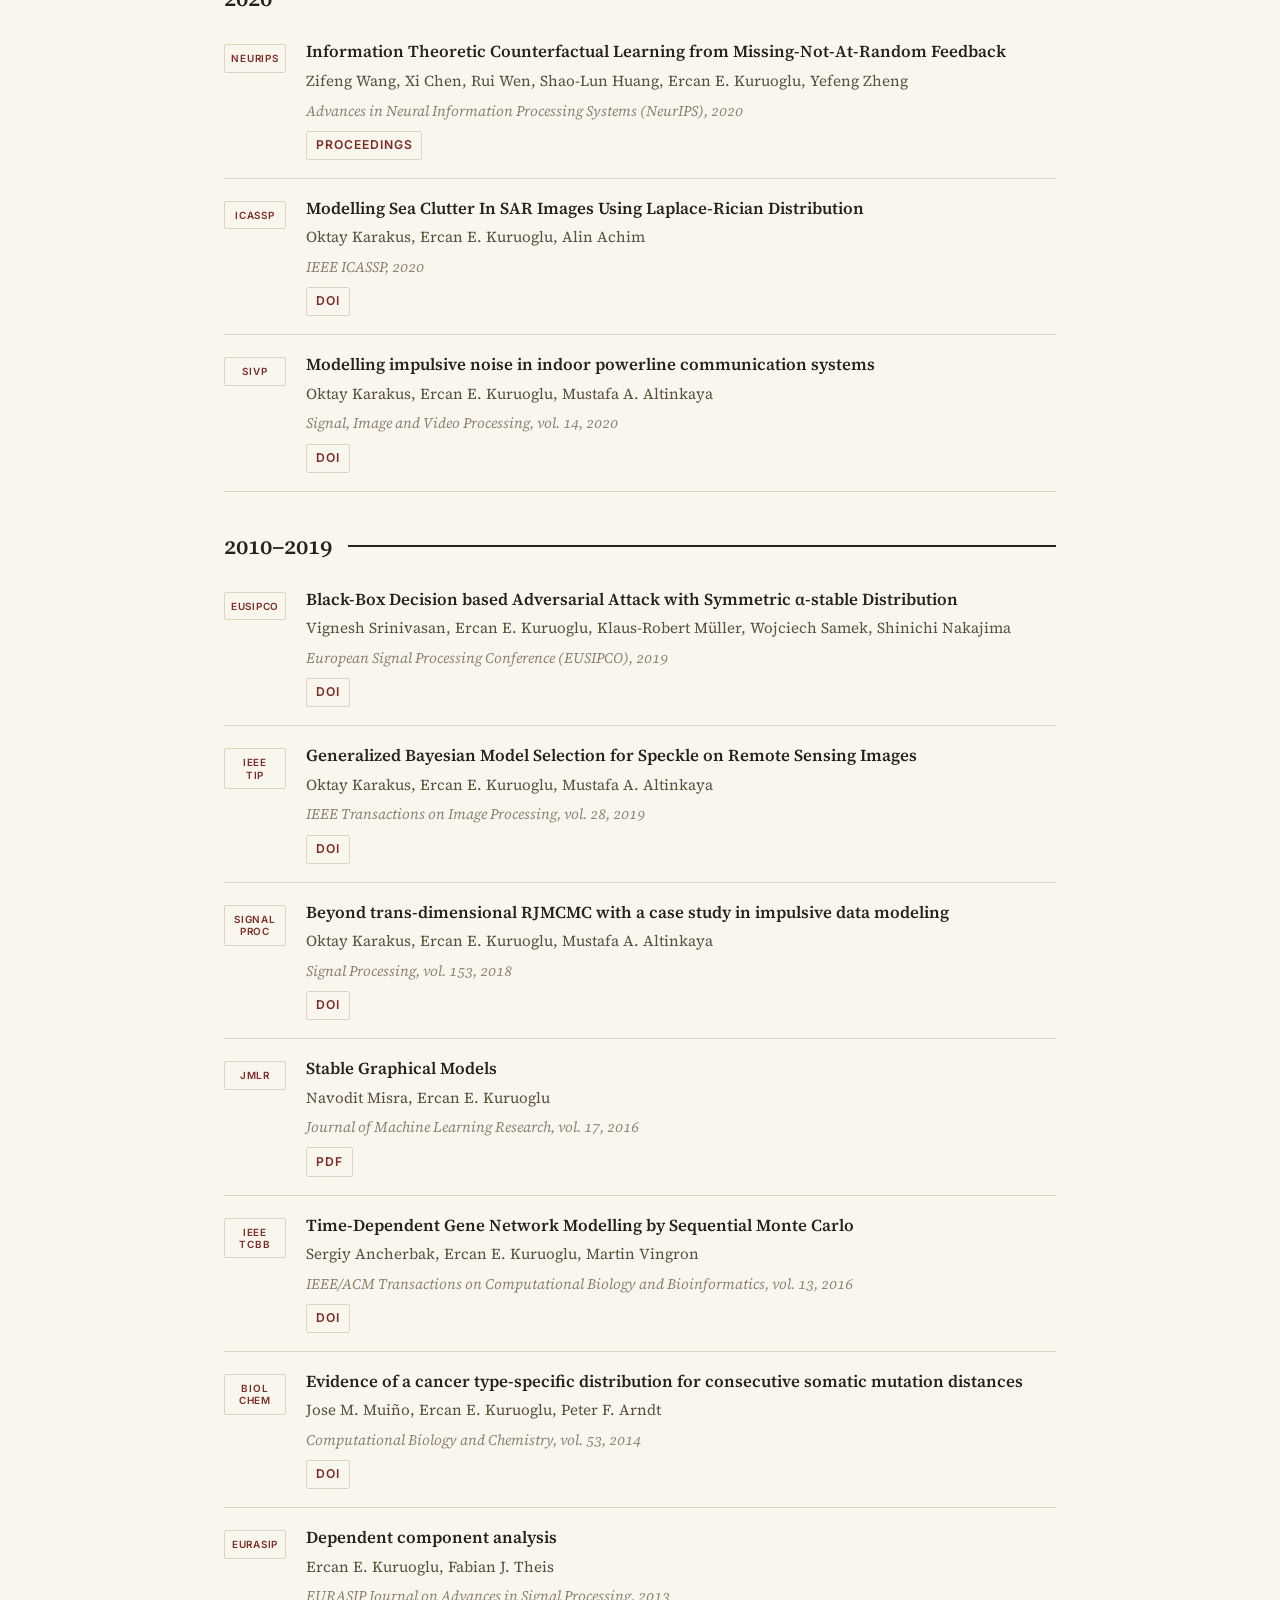
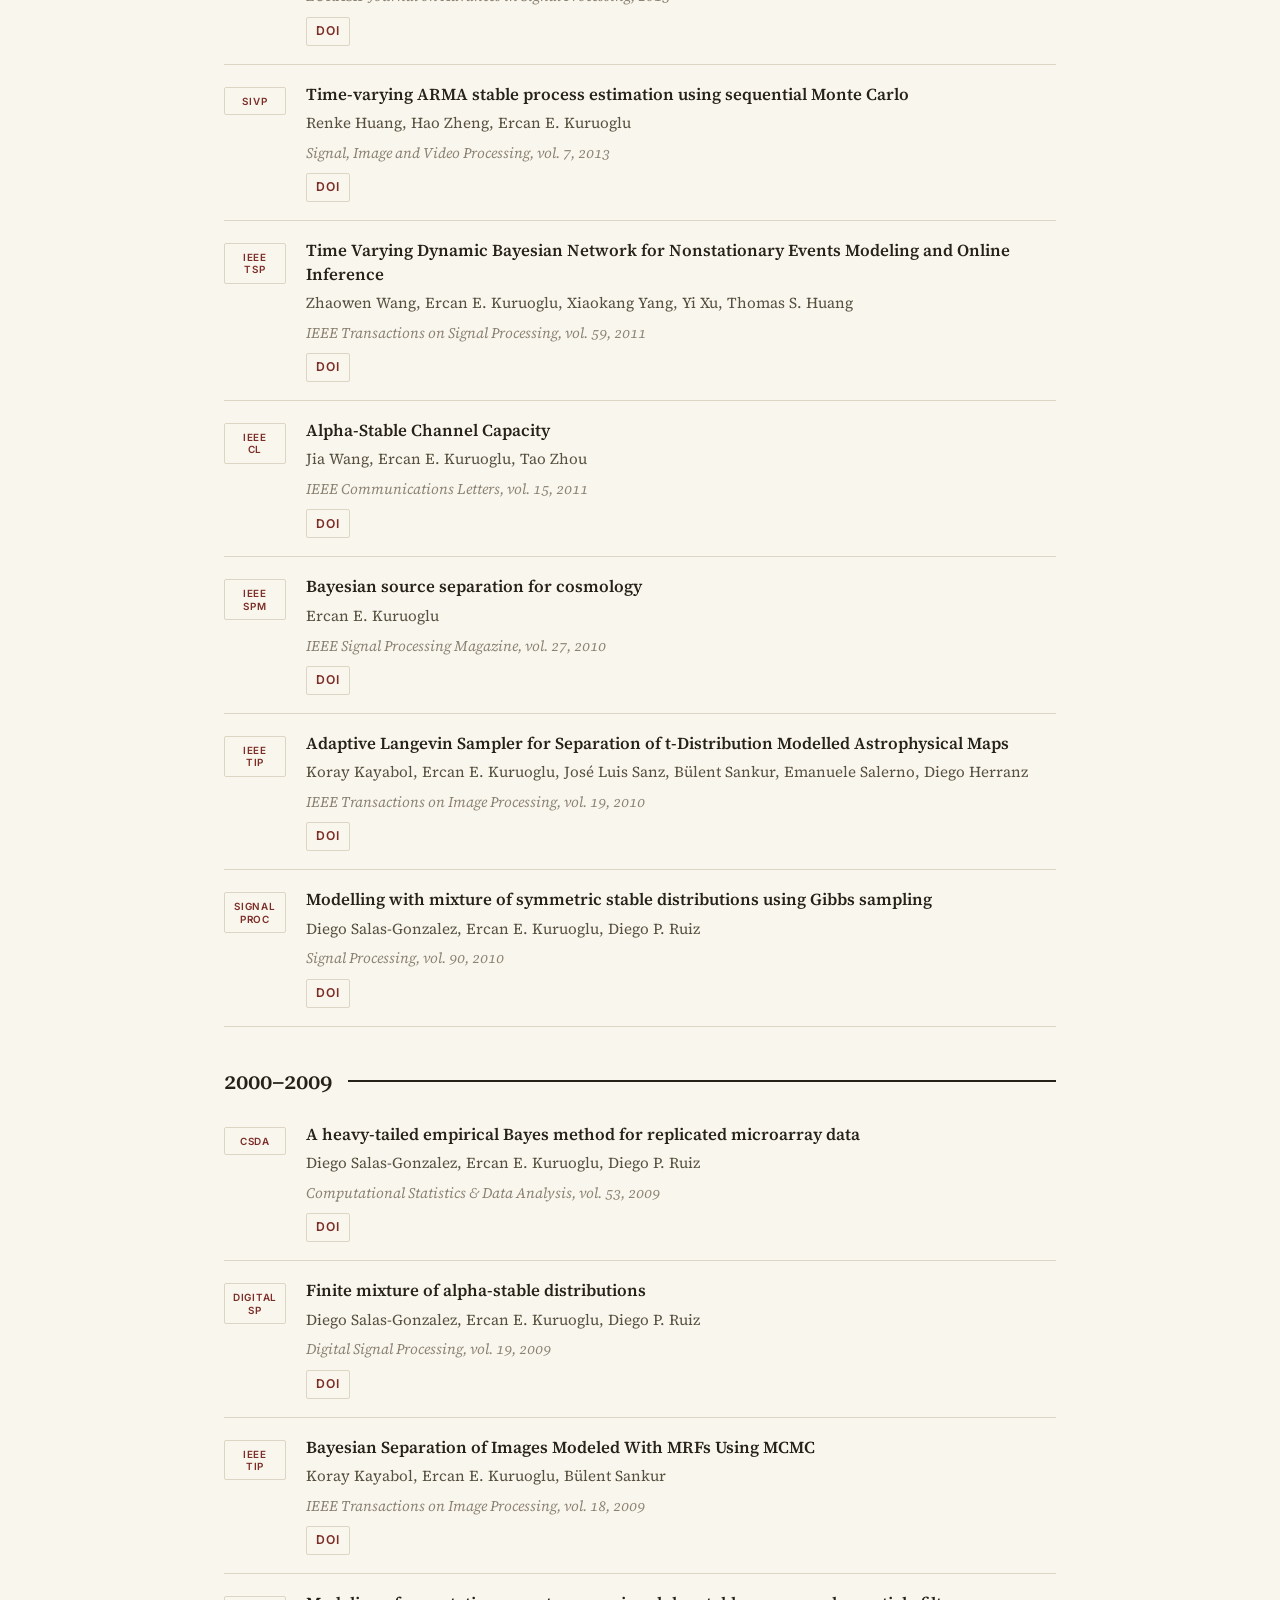
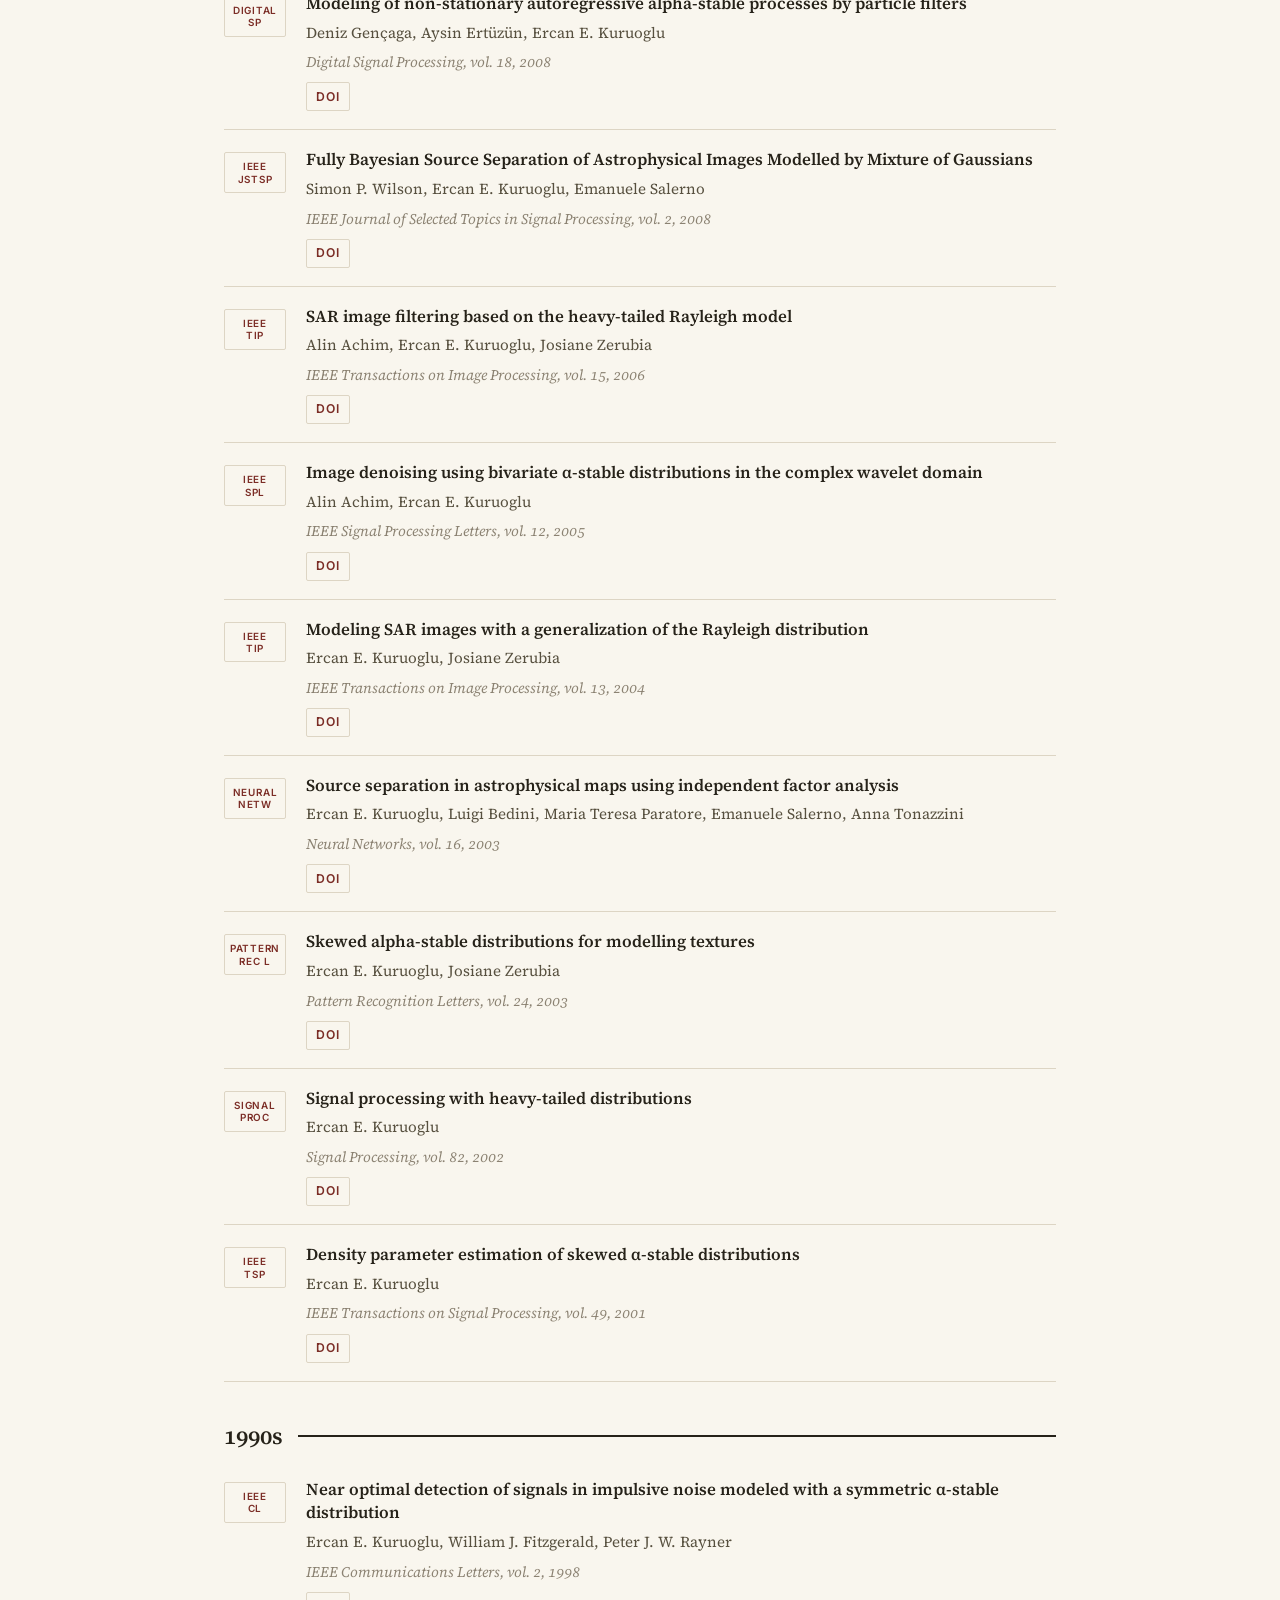
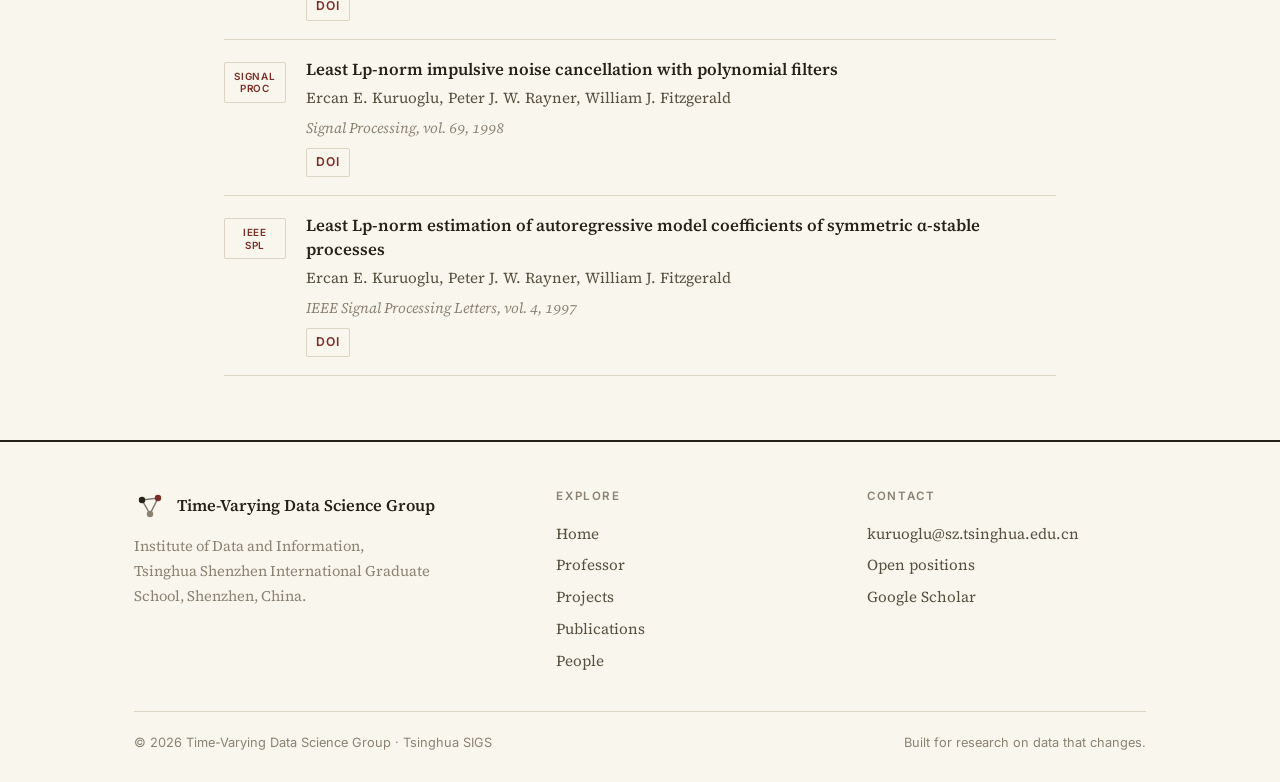
<file: publications.html>
<!DOCTYPE html>
<html lang="en">
<head>
  <meta charset="UTF-8" />
  <meta name="viewport" content="width=device-width, initial-scale=1.0" />
  <meta name="theme-color" content="#f9f6ee" />
  <meta name="google-site-verification" content="ycx8Hc_ZfYuuTNWqexa-JQaG-V-QpA_6OVndm44Y0Ho" />
  <title>Publications — TVDS Group</title>
  <meta name="description" content="Publications from the Time-Varying Data Science Group at Tsinghua SIGS — graph signal processing, Bayesian learning, and statistical signal processing." />
  <link rel="preconnect" href="https://fonts.googleapis.com" />
  <link rel="preconnect" href="https://fonts.gstatic.com" crossorigin />
  <link href="https://fonts.googleapis.com/css2?family=Inter:wght@400;500;600&family=Source+Serif+4:ital,opsz,wght@0,8..60,400;0,8..60,600;1,8..60,400;1,8..60,600&display=swap" rel="stylesheet" />
  <link rel="stylesheet" href="assets/css/style.css" />
  <link rel="icon" href="data:image/svg+xml,%3Csvg xmlns='http://www.w3.org/2000/svg' viewBox='0 0 32 32'%3E%3Ccircle cx='8' cy='10' r='3' fill='%23262219'/%3E%3Ccircle cx='24' cy='8' r='3' fill='%237b2d26'/%3E%3Ccircle cx='16' cy='24' r='3' fill='%238b8272'/%3E%3C/svg%3E" />
</head>
<body>

  <nav class="nav">
    <div class="container nav__inner">
      <a href="index.html" class="brand">
        <svg class="brand__mark" viewBox="0 0 32 32" aria-hidden="true">
          <path d="M8 10 24 8 16 24Z" stroke="#262219" stroke-width="1.4" fill="none" opacity=".5"/>
          <circle cx="8" cy="10" r="3.2" fill="#262219"/><circle cx="24" cy="8" r="3.2" fill="#7b2d26"/><circle cx="16" cy="24" r="3.2" fill="#8b8272"/>
        </svg>
        <span>TVDS Group<span class="brand__sub">Tsinghua SIGS</span></span>
      </a>
      <button class="nav__toggle" aria-label="Toggle menu"><span></span><span></span><span></span></button>
      <ul class="nav__links">
        <li><a href="index.html">Home</a></li>
        <li><a href="professor.html">Professor</a></li>
        <li><a href="projects.html">Projects</a></li>
        <li><a href="publications.html" class="active">Publications</a></li>
        <li><a href="people.html">People</a></li>
        <li><a href="professor.html#join">Join Us</a></li>
      </ul>
    </div>
  </nav>

  <header class="pagehead">
    <div class="container pagehead__inner">
      <h1>Publications</h1>
      <p>Selected work from the group and the PI's research program — from the α-stable and heavy-tail foundations to today's graph, Bayesian, and deep learning methods. For the complete, up-to-date list see the PI's <a href="https://scholar.google.com/citations?user=To7e1toAAAAJ" target="_blank" rel="noopener" style="text-decoration:underline;">Google Scholar</a>.</p>
    </div>
  </header>

  <section class="section">
    <div class="container" style="max-width:880px;">

      <!-- ============ 2026 ============ -->
      <h2 class="year-head">2026</h2>

      <article class="pub" data-topics="gsp sdl">
        <div class="pub__badge">WSDM</div>
        <div>
          <p class="pub__title">ParaFormer: A Generalized PageRank Graph Transformer for Graph Representation Learning</p>
          <p class="pub__authors"><span class="me">Chaohao Yuan</span>, <span class="me">Zhenjie Song</span>, Ercan E. Kuruoglu, Kangfei Zhao, Yang Liu, Deli Zhao, Hong Cheng, Yu Rong</p>
          <p class="pub__venue">ACM International Conference on Web Search and Data Mining (WSDM), 2026</p>
          <div class="pub__links"><a href="https://doi.org/10.1145/3773966.3777927" target="_blank" rel="noopener">DOI</a></div>
        </div>
      </article>

      <article class="pub" data-topics="heavy-tails sdl net-opt">
        <div class="pub__badge">Signal<br/>Proc</div>
        <div>
          <p class="pub__title">Improved post-training quantization for heavy-tailed model parameters in neural networks</p>
          <p class="pub__authors"><span class="me">Jipeng Li</span>, <span class="me">Xueqiong Yuan</span>, Ercan E. Kuruoglu</p>
          <p class="pub__venue">Signal Processing, vol. 239, 2026</p>
          <div class="pub__links"><a href="https://doi.org/10.1016/j.sigpro.2025.110327" target="_blank" rel="noopener">DOI</a></div>
        </div>
      </article>

      <article class="pub" data-topics="gsp time-varying sdl">
        <div class="pub__badge">Expert<br/>Syst</div>
        <div>
          <p class="pub__title">Unifying structural proximity and equivalence for enhanced dynamic network embedding</p>
          <p class="pub__authors"><span class="me">Suchanuch Piriyasatit</span>, <span class="me">Chaohao Yuan</span>, Ercan E. Kuruoglu</p>
          <p class="pub__venue">Expert Systems with Applications, vol. 298, 2026</p>
          <div class="pub__links"><a href="https://doi.org/10.1016/j.eswa.2025.129854" target="_blank" rel="noopener">DOI</a></div>
        </div>
      </article>

      <article class="pub" data-topics="sdl applications neuro">
        <div class="pub__badge">BSPC</div>
        <div>
          <p class="pub__title">Classification and recognition of brain tumors from MRI images based on improved YOLOv6</p>
          <p class="pub__authors"><span class="me">Hongkang Zhang</span>, Shao-Lun Huang, Ercan E. Kuruoglu</p>
          <p class="pub__venue">Biomedical Signal Processing and Control, vol. 113, 2026</p>
          <div class="pub__links"><a href="https://doi.org/10.1016/j.bspc.2025.109048" target="_blank" rel="noopener">DOI</a></div>
        </div>
      </article>

      <!-- ============ 2025 ============ -->
      <h2 class="year-head">2025</h2>

      <article class="pub" data-topics="tda simplicial sdl gsp">
        <div class="pub__badge">Neural<br/>Netw</div>
        <div>
          <p class="pub__title">Binarized Simplicial Convolutional Neural Networks</p>
          <p class="pub__authors"><span class="me">Yi Yan</span>, Ercan E. Kuruoglu</p>
          <p class="pub__venue">Neural Networks, vol. 183, 2025</p>
          <div class="pub__links"><a href="https://doi.org/10.1016/j.neunet.2024.106928" target="_blank" rel="noopener">DOI</a></div>
        </div>
      </article>

      <article class="pub" data-topics="gsp ssp adaptive">
        <div class="pub__badge">IEEE<br/>SPL</div>
        <div>
          <p class="pub__title">Graph Signal Adaptive Message Passing</p>
          <p class="pub__authors"><span class="me">Yi Yan</span>, <span class="me">Changran Peng</span>, Ercan E. Kuruoglu</p>
          <p class="pub__venue">IEEE Signal Processing Letters, vol. 32, 2025</p>
          <div class="pub__links"><a href="https://doi.org/10.1109/LSP.2025.3569478" target="_blank" rel="noopener">DOI</a><a href="https://arxiv.org/pdf/2410.17629" target="_blank" rel="noopener">arXiv</a></div>
        </div>
      </article>

      <article class="pub" data-topics="gsp time-varying edge-signals adaptive">
        <div class="pub__badge">IEEE<br/>TSIPN</div>
        <div>
          <p class="pub__title">Adaptive Joint Estimation of Temporal Vertex and Edge Signals</p>
          <p class="pub__authors"><span class="me">Yi Yan</span>, <span class="me">Tian Xie</span>, Ercan E. Kuruoglu</p>
          <p class="pub__venue">IEEE Transactions on Signal and Information Processing over Networks, vol. 11, 2025</p>
          <div class="pub__links"><a href="https://doi.org/10.1109/TSIPN.2025.3536084" target="_blank" rel="noopener">DOI</a></div>
        </div>
      </article>

      <article class="pub" data-topics="gsp time-varying sdl llm">
        <div class="pub__badge">AAAI</div>
        <div>
          <p class="pub__title">LLM-based Online Prediction of Time-varying Graph Signals (Student Abstract)</p>
          <p class="pub__authors"><span class="me">Dayu Qin</span>, <span class="me">Yi Yan</span>, Ercan E. Kuruoglu</p>
          <p class="pub__venue">AAAI Conference on Artificial Intelligence, 2025</p>
          <div class="pub__links"><a href="https://doi.org/10.1609/aaai.v39i28.35292" target="_blank" rel="noopener">DOI</a></div>
        </div>
      </article>

      <article class="pub" data-topics="gsp sdl llm applications finance">
        <div class="pub__badge">IEEE<br/>CAI</div>
        <div>
          <p class="pub__title">Graph LLM-Based Portfolio Management Algorithm</p>
          <p class="pub__authors"><span class="me">Dayu Qin</span>, <span class="me">Yi Yan</span>, Ercan E. Kuruoglu</p>
          <p class="pub__venue">IEEE Conference on Artificial Intelligence (CAI), 2025</p>
          <div class="pub__links"><a href="https://doi.org/10.1109/CAI64502.2025.00032" target="_blank" rel="noopener">DOI</a></div>
        </div>
      </article>

      <article class="pub" data-topics="heavy-tails alpha-stable sdl">
        <div class="pub__badge">Digital<br/>SP</div>
        <div>
          <p class="pub__title">Robustness enhancement in neural networks with alpha-stable training noise</p>
          <p class="pub__authors"><span class="me">Xueqiong Yuan</span>, <span class="me">Jipeng Li</span>, Ercan E. Kuruoglu</p>
          <p class="pub__venue">Digital Signal Processing, vol. 156, 2025</p>
          <div class="pub__links"><a href="https://doi.org/10.1016/j.dsp.2024.104778" target="_blank" rel="noopener">DOI</a></div>
        </div>
      </article>

      <article class="pub" data-topics="bayesian bnn uncertainty">
        <div class="pub__badge">Entropy</div>
        <div>
          <p class="pub__title">Minimax Bayesian Neural Networks</p>
          <p class="pub__authors"><span class="me">Junping Hong</span>, Ercan E. Kuruoglu</p>
          <p class="pub__venue">Entropy, vol. 27, 2025</p>
          <div class="pub__links"><a href="https://doi.org/10.3390/e27040340" target="_blank" rel="noopener">DOI</a></div>
        </div>
      </article>

      <article class="pub" data-topics="heavy-tails gsp sdl">
        <div class="pub__badge">IJAR</div>
        <div>
          <p class="pub__title">Cauchy Graph Convolutional Networks</p>
          <p class="pub__authors"><span class="me">Taurai Muvunza</span>, Yang Li, Ercan E. Kuruoglu</p>
          <p class="pub__venue">International Journal of Approximate Reasoning, vol. 186, 2025</p>
          <div class="pub__links"><a href="https://doi.org/10.1016/j.ijar.2025.109517" target="_blank" rel="noopener">DOI</a></div>
        </div>
      </article>

      <article class="pub" data-topics="bayesian uncertainty bnn">
        <div class="pub__badge">IJCNN</div>
        <div>
          <p class="pub__title">Uncertainty Quantification With Noise Injection in Neural Networks: A Bayesian Perspective</p>
          <p class="pub__authors"><span class="me">Xueqiong Yuan</span>, <span class="me">Jipeng Li</span>, Ercan E. Kuruoglu</p>
          <p class="pub__venue">International Joint Conference on Neural Networks (IJCNN), 2025</p>
          <div class="pub__links"><a href="https://doi.org/10.1109/IJCNN64981.2025.11228576" target="_blank" rel="noopener">DOI</a></div>
        </div>
      </article>

      <article class="pub" data-topics="bayesian bnn gsp">
        <div class="pub__badge">IJCNN</div>
        <div>
          <p class="pub__title">Bayesian Graph Convolutional Neural Network with Noise Injection</p>
          <p class="pub__authors"><span class="me">Dongdong Nian</span>, <span class="me">Xueqiong Yuan</span>, Ercan E. Kuruoglu</p>
          <p class="pub__venue">International Joint Conference on Neural Networks (IJCNN), 2025</p>
          <div class="pub__links"><a href="https://doi.org/10.1109/IJCNN64981.2025.11227898" target="_blank" rel="noopener">DOI</a></div>
        </div>
      </article>

      <article class="pub" data-topics="bayesian monte-carlo sdl">
        <div class="pub__badge">EUSIPCO</div>
        <div>
          <p class="pub__title">Monte Carlo Functional Regularisation for Continual Learning</p>
          <p class="pub__authors"><span class="me">Pengcheng Hao</span>, <span class="me">Menghao Waiyan William Zhu</span>, Ercan E. Kuruoglu</p>
          <p class="pub__venue">European Signal Processing Conference (EUSIPCO), 2025</p>
          <div class="pub__links"><a href="https://ieeexplore.ieee.org/document/11226368" target="_blank" rel="noopener">IEEE</a></div>
        </div>
      </article>

      <article class="pub" data-topics="bayesian sdl">
        <div class="pub__badge">IJCNN</div>
        <div>
          <p class="pub__title">On Sequential Maximum a Posteriori Inference for Continual Learning</p>
          <p class="pub__authors"><span class="me">Menghao Waiyan William Zhu</span>, Ercan E. Kuruoglu</p>
          <p class="pub__venue">International Joint Conference on Neural Networks (IJCNN), 2025</p>
          <div class="pub__links"><a href="https://doi.org/10.1109/IJCNN64981.2025.11227930" target="_blank" rel="noopener">DOI</a></div>
        </div>
      </article>

      <article class="pub" data-topics="gsp time-varying applications neuro">
        <div class="pub__badge">IJCNN</div>
        <div>
          <p class="pub__title">ASD Classification on Dynamic Brain Connectome using Temporal Random Walk with Transformer-based Dynamic Network Embedding</p>
          <p class="pub__authors"><span class="me">Suchanuch Piriyasatit</span>, <span class="me">Chaohao Yuan</span>, Ercan E. Kuruoglu</p>
          <p class="pub__venue">International Joint Conference on Neural Networks (IJCNN), 2025</p>
          <div class="pub__links"><a href="https://doi.org/10.1109/IJCNN64981.2025.11228740" target="_blank" rel="noopener">DOI</a></div>
        </div>
      </article>

      <article class="pub" data-topics="tda simplicial applications genomics">
        <div class="pub__badge">IEEE<br/>CAI</div>
        <div>
          <p class="pub__title">Prioritizing Cancer Genes Using HodgeRank Reveals Critical Pathways in Cancer Progression</p>
          <p class="pub__authors"><span class="me">Yutong Jiang</span>, Ercan E. Kuruoglu</p>
          <p class="pub__venue">IEEE Conference on Artificial Intelligence (CAI), 2025</p>
          <div class="pub__links"><a href="https://doi.org/10.1109/CAI64502.2025.00078" target="_blank" rel="noopener">DOI</a></div>
        </div>
      </article>

      <article class="pub" data-topics="sdl applications neuro">
        <div class="pub__badge">MICCAI<br/>WS</div>
        <div>
          <p class="pub__title">BrainNetMLP: An Efficient and Effective Baseline for Functional Brain Network Classification</p>
          <p class="pub__authors"><span class="me">Jiacheng Hou</span>, <span class="me">Zhenjie Song</span>, Ercan E. Kuruoglu</p>
          <p class="pub__venue">MICCAI Workshops (EMA4MICCAI), 2025</p>
          <div class="pub__links"><a href="https://doi.org/10.1007/978-3-032-13961-0_2" target="_blank" rel="noopener">DOI</a></div>
        </div>
      </article>

      <article class="pub" data-topics="gsp sdl">
        <div class="pub__badge">arXiv</div>
        <div>
          <p class="pub__title">A Survey of Graph Transformers: Architectures, Theories and Applications</p>
          <p class="pub__authors"><span class="me">Chaohao Yuan</span>, Kangfei Zhao, Ercan E. Kuruoglu, Liang Wang, Tingyang Xu, Wenbing Huang, Deli Zhao, Hong Cheng, Yu Rong</p>
          <p class="pub__venue">Preprint, 2025 (arXiv:2502.16533)</p>
          <div class="pub__links"><a href="https://arxiv.org/abs/2502.16533" target="_blank" rel="noopener">arXiv</a></div>
        </div>
      </article>

      <article class="pub" data-topics="gsp time-varying applications climate">
        <div class="pub__badge">arXiv</div>
        <div>
          <p class="pub__title">Spatio-Temporal Graph Structure Learning for Earthquake Detection</p>
          <p class="pub__authors"><span class="me">Suchanun Piriyasatit</span>, Ercan E. Kuruoglu, Mehmet Sinan Ozeren</p>
          <p class="pub__venue">Preprint, 2025 (arXiv:2503.11215)</p>
          <div class="pub__links"><a href="https://arxiv.org/abs/2503.11215" target="_blank" rel="noopener">arXiv</a></div>
        </div>
      </article>

      <article class="pub" data-topics="bayesian uncertainty">
        <div class="pub__badge">arXiv</div>
        <div>
          <p class="pub__title">Sequential Function-Space Variational Inference via Gaussian Mixture Approximation</p>
          <p class="pub__authors"><span class="me">Menghao Waiyan William Zhu</span>, <span class="me">Pengcheng Hao</span>, Ercan E. Kuruoglu</p>
          <p class="pub__venue">Preprint, 2025 (arXiv:2503.07114)</p>
          <div class="pub__links"><a href="https://arxiv.org/abs/2503.07114" target="_blank" rel="noopener">arXiv</a></div>
        </div>
      </article>

      <!-- ============ 2024 ============ -->
      <h2 class="year-head">2024</h2>

      <article class="pub" data-topics="gsp time-varying">
        <div class="pub__badge">Review</div>
        <div>
          <p class="pub__title">Signal Processing over Time-Varying Graphs: A Systematic Review</p>
          <p class="pub__authors"><span class="me">Yi Yan</span>, <span class="me">Jiacheng Hou</span>, <span class="me">Zhenjie Song</span>, Ercan E. Kuruoglu</p>
          <p class="pub__venue">Preprint, 2024 (arXiv:2412.00462)</p>
          <div class="pub__links"><a href="https://arxiv.org/abs/2412.00462" target="_blank" rel="noopener">arXiv</a></div>
        </div>
      </article>

      <article class="pub" data-topics="gsp time-varying adaptive">
        <div class="pub__badge">arXiv</div>
        <div>
          <p class="pub__title">Time-varying Graph Signal Estimation via Dynamic Multi-hop Topologies</p>
          <p class="pub__authors"><span class="me">Yi Yan</span>, <span class="me">Fengfan Zhao</span>, Ercan E. Kuruoglu</p>
          <p class="pub__venue">Preprint, 2024 (arXiv:2410.17625)</p>
          <div class="pub__links"><a href="https://arxiv.org/abs/2410.17625" target="_blank" rel="noopener">arXiv</a></div>
        </div>
      </article>

      <article class="pub" data-topics="gsp sdl llm ssp">
        <div class="pub__badge">arXiv</div>
        <div>
          <p class="pub__title">LLM Online Spatial-temporal Signal Reconstruction Under Noise</p>
          <p class="pub__authors"><span class="me">Yi Yan</span>, <span class="me">Dayu Qin</span>, Ercan E. Kuruoglu</p>
          <p class="pub__venue">Preprint, 2024 (arXiv:2411.15764)</p>
          <div class="pub__links"><a href="https://arxiv.org/abs/2411.15764" target="_blank" rel="noopener">arXiv</a></div>
        </div>
      </article>

      <article class="pub" data-topics="gsp adaptive heavy-tails impulsive-noise">
        <div class="pub__badge">IEEE<br/>CAI</div>
        <div>
          <p class="pub__title">Adaptive Graph Normalized Sign Algorithm</p>
          <p class="pub__authors"><span class="me">Changran Peng</span>, <span class="me">Yi Yan</span>, Ercan E. Kuruoglu</p>
          <p class="pub__venue">IEEE Conference on Artificial Intelligence (CAI), 2024</p>
          <div class="pub__links"><a href="https://doi.org/10.1109/CAI59869.2024.00027" target="_blank" rel="noopener">DOI</a><a href="https://arxiv.org/abs/2405.04107" target="_blank" rel="noopener">arXiv</a></div>
        </div>
      </article>

      <article class="pub" data-topics="gsp time-varying edge-signals">
        <div class="pub__badge">IEEE<br/>TSIPN</div>
        <div>
          <p class="pub__title">Adaptive Spatio-temporal Estimation on the Graph Edges via Line Graph Transformation</p>
          <p class="pub__authors"><span class="me">Yi Yan</span>, Ercan E. Kuruoglu</p>
          <p class="pub__venue">IEEE Transactions on Signal and Information Processing over Networks, 2024</p>
          <div class="pub__links"><a href="https://arxiv.org/abs/2311.00656" target="_blank" rel="noopener">arXiv</a></div>
        </div>
      </article>

      <article class="pub" data-topics="heavy-tails alpha-stable applications remote-sensing">
        <div class="pub__badge">IEEE<br/>TGRS</div>
        <div>
          <p class="pub__title">Complex Isotropic α-Stable-Rician Model for Heterogeneous SAR Images</p>
          <p class="pub__authors"><span class="me">Mutong Li</span>, Ercan E. Kuruoglu</p>
          <p class="pub__venue">IEEE Transactions on Geoscience and Remote Sensing, vol. 62, 2024</p>
          <div class="pub__links"><a href="https://doi.org/10.1109/TGRS.2024.3479724" target="_blank" rel="noopener">DOI</a></div>
        </div>
      </article>

      <article class="pub" data-topics="heavy-tails alpha-stable sdl">
        <div class="pub__badge">IEEE<br/>TAI</div>
        <div>
          <p class="pub__title">Exploring Weight Distributions and Dependence in Neural Networks With α-Stable Distributions</p>
          <p class="pub__authors"><span class="me">Jipeng Li</span>, <span class="me">Xueqiong Yuan</span>, Ercan E. Kuruoglu</p>
          <p class="pub__venue">IEEE Transactions on Artificial Intelligence, vol. 5, 2024</p>
          <div class="pub__links"><a href="https://doi.org/10.1109/TAI.2024.3409673" target="_blank" rel="noopener">DOI</a></div>
        </div>
      </article>

      <article class="pub" data-topics="bayesian monte-carlo sdl net-opt">
        <div class="pub__badge">IEEE<br/>JSTSP</div>
        <div>
          <p class="pub__title">Optimized Parameter-Efficient Deep Learning Systems via Reversible Jump Simulated Annealing</p>
          <p class="pub__authors"><span class="me">Peter Marsh</span>, Ercan E. Kuruoglu</p>
          <p class="pub__venue">IEEE Journal of Selected Topics in Signal Processing, vol. 18, 2024</p>
          <div class="pub__links"><a href="https://doi.org/10.1109/JSTSP.2024.3428355" target="_blank" rel="noopener">DOI</a></div>
        </div>
      </article>

      <article class="pub" data-topics="bayesian bnn sdl">
        <div class="pub__badge">IEEE<br/>CAI</div>
        <div>
          <p class="pub__title">Bayesian Neural Network for Personalized Federated Learning Parameter Selection</p>
          <p class="pub__authors"><span class="me">Mengen Luo</span>, Ercan E. Kuruoglu</p>
          <p class="pub__venue">IEEE Conference on Artificial Intelligence (CAI), 2024</p>
          <div class="pub__links"><a href="https://doi.org/10.1109/CAI59869.2024.00057" target="_blank" rel="noopener">DOI</a></div>
        </div>
      </article>

      <article class="pub" data-topics="gsp heavy-tails extreme-events applications finance">
        <div class="pub__badge">IEEE<br/>CAI</div>
        <div>
          <p class="pub__title">Graph Learning Based Financial Market Crash Identification and Prediction</p>
          <p class="pub__authors"><span class="me">Dayu Qin</span>, Ercan E. Kuruoglu</p>
          <p class="pub__venue">IEEE Conference on Artificial Intelligence (CAI), 2024</p>
          <div class="pub__links"><a href="https://doi.org/10.1109/CAI59869.2024.00127" target="_blank" rel="noopener">DOI</a></div>
        </div>
      </article>

      <article class="pub" data-topics="heavy-tails alpha-stable extreme-events applications finance">
        <div class="pub__badge">IEEE<br/>CAI</div>
        <div>
          <p class="pub__title">Stable Probabilistic Graphical Models for Systemic Risk Estimation</p>
          <p class="pub__authors"><span class="me">Taurai Muvunza</span>, Yang Li, Ercan E. Kuruoglu</p>
          <p class="pub__venue">IEEE Conference on Artificial Intelligence (CAI), 2024</p>
          <div class="pub__links"><a href="https://doi.org/10.1109/CAI59869.2024.00238" target="_blank" rel="noopener">DOI</a></div>
        </div>
      </article>

      <article class="pub" data-topics="bayesian monte-carlo gsp time-varying applications neuro">
        <div class="pub__badge">ICASSP</div>
        <div>
          <p class="pub__title">Sequential Monte Carlo Graph Convolutional Network for Dynamic Brain Connectivity</p>
          <p class="pub__authors"><span class="me">Fengfan Zhao</span>, Ercan E. Kuruoglu</p>
          <p class="pub__venue">IEEE ICASSP, 2024</p>
          <div class="pub__links"><a href="https://doi.org/10.1109/ICASSP48485.2024.10448129" target="_blank" rel="noopener">DOI</a></div>
        </div>
      </article>

      <article class="pub" data-topics="heavy-tails bayesian">
        <div class="pub__badge">PGM</div>
        <div>
          <p class="pub__title">Cauchy Graphical Models</p>
          <p class="pub__authors"><span class="me">Taurai Muvunza</span>, Yang Li, Ercan E. Kuruoglu</p>
          <p class="pub__venue">International Conference on Probabilistic Graphical Models (PGM), 2024</p>
          <div class="pub__links"><a href="https://proceedings.mlr.press/v246/muvunza24a.html" target="_blank" rel="noopener">PMLR</a></div>
        </div>
      </article>

      <article class="pub" data-topics="bayesian monte-carlo gsp time-varying applications climate">
        <div class="pub__badge">Entropy</div>
        <div>
          <p class="pub__title">Time-Varying GPS Displacement Network Modeling by Sequential Monte Carlo</p>
          <p class="pub__authors"><span class="me">Suchanun Piriyasatit</span>, Ercan E. Kuruoglu, Mehmet Sinan Ozeren</p>
          <p class="pub__venue">Entropy, vol. 26, 2024</p>
          <div class="pub__links"><a href="https://doi.org/10.3390/e26040342" target="_blank" rel="noopener">DOI</a></div>
        </div>
      </article>

      <article class="pub" data-topics="tda time-varying applications neuro">
        <div class="pub__badge">Brain<br/>Inf</div>
        <div>
          <p class="pub__title">Topological and Graph Theoretical Analysis of Dynamic Functional Connectivity for Autism Spectrum Disorder</p>
          <p class="pub__authors"><span class="me">Yuzhe Chen</span>, <span class="me">Dayu Qin</span>, Ercan E. Kuruoglu</p>
          <p class="pub__venue">International Conference on Brain Informatics, 2024</p>
          <div class="pub__links"><a href="https://doi.org/10.1007/978-981-96-3294-7_16" target="_blank" rel="noopener">DOI</a></div>
        </div>
      </article>

      <article class="pub" data-topics="ssp nonstationary sdl">
        <div class="pub__badge">Expert<br/>Syst</div>
        <div>
          <p class="pub__title">Attention based hybrid parametric and neural network models for non-stationary time series prediction</p>
          <p class="pub__authors"><span class="me">Zidi Gao</span>, Ercan E. Kuruoglu</p>
          <p class="pub__venue">Expert Systems, vol. 41, 2024</p>
          <div class="pub__links"><a href="https://doi.org/10.1111/exsy.13419" target="_blank" rel="noopener">DOI</a></div>
        </div>
      </article>

      <!-- ============ 2023 ============ -->
      <h2 class="year-head">2023</h2>

      <article class="pub" data-topics="gsp ssp nonstationary applications finance">
        <div class="pub__badge">IEEE<br/>TSIPN</div>
        <div>
          <p class="pub__title">Multivariate Time Series Forecasting With GARCH Models on Graphs</p>
          <p class="pub__authors"><span class="me">Junping Hong</span>, <span class="me">Yi Yan</span>, Ercan E. Kuruoglu, Wai Kin Chan</p>
          <p class="pub__venue">IEEE Transactions on Signal and Information Processing over Networks, vol. 9, 2023</p>
          <div class="pub__links"><a href="https://doi.org/10.1109/TSIPN.2023.3304142" target="_blank" rel="noopener">DOI</a></div>
        </div>
      </article>

      <article class="pub" data-topics="gsp adaptive heavy-tails impulsive-noise">
        <div class="pub__badge">JSPS</div>
        <div>
          <p class="pub__title">Graph Normalized-LMP Algorithm for Signal Estimation Under Impulsive Noise</p>
          <p class="pub__authors"><span class="me">Yi Yan</span>, <span class="me">Radwa Adel</span>, Ercan E. Kuruoglu</p>
          <p class="pub__venue">Journal of Signal Processing Systems, vol. 95, 2023</p>
          <div class="pub__links"><a href="https://doi.org/10.1007/s11265-022-01802-2" target="_blank" rel="noopener">DOI</a></div>
        </div>
      </article>

      <article class="pub" data-topics="gsp ssp">
        <div class="pub__badge">IEEE<br/>SPL</div>
        <div>
          <p class="pub__title">Robust Recovery for Graph Signal via ℓ0-Norm Regularization</p>
          <p class="pub__authors">Xiao Peng Li, <span class="me">Yi Yan</span>, Ercan E. Kuruoglu, Hing Cheung So, Yuan Chen</p>
          <p class="pub__venue">IEEE Signal Processing Letters, vol. 30, 2023</p>
          <div class="pub__links"><a href="https://doi.org/10.1109/LSP.2023.3316095" target="_blank" rel="noopener">DOI</a></div>
        </div>
      </article>

      <article class="pub" data-topics="gsp adaptive heavy-tails impulsive-noise applications climate">
        <div class="pub__badge">IEEE<br/>CAI</div>
        <div>
          <p class="pub__title">Fast and Robust Wind Speed Prediction Under Impulsive Noise via Adaptive Graph-Sign Diffusion</p>
          <p class="pub__authors"><span class="me">Yi Yan</span>, Ercan E. Kuruoglu</p>
          <p class="pub__venue">IEEE Conference on Artificial Intelligence (CAI), 2023</p>
          <div class="pub__links"><a href="https://doi.org/10.1109/CAI54212.2023.00135" target="_blank" rel="noopener">DOI</a></div>
        </div>
      </article>

      <article class="pub" data-topics="heavy-tails alpha-stable sdl">
        <div class="pub__badge">ICAART</div>
        <div>
          <p class="pub__title">Thompson Sampling on Asymmetric α-Stable Bandits</p>
          <p class="pub__authors"><span class="me">Zhendong Shi</span>, Ercan E. Kuruoglu, Xiaoli Wei</p>
          <p class="pub__venue">International Conference on Agents and Artificial Intelligence (ICAART), 2023</p>
          <div class="pub__links"><a href="https://doi.org/10.5220/0011684200003393" target="_blank" rel="noopener">DOI</a></div>
        </div>
      </article>

      <article class="pub" data-topics="ssp nonstationary applications genomics">
        <div class="pub__badge">Biol<br/>Chem</div>
        <div>
          <p class="pub__title">Non-homogeneous Poisson and renewal processes as spatial models for cancer mutation</p>
          <p class="pub__authors"><span class="me">Hengyuan Miao</span>, Ercan E. Kuruoglu, Tao Xu</p>
          <p class="pub__venue">Computational Biology and Chemistry, vol. 106, 2023</p>
          <div class="pub__links"><a href="https://doi.org/10.1016/j.compbiolchem.2023.107922" target="_blank" rel="noopener">DOI</a></div>
        </div>
      </article>

      <article class="pub" data-topics="heavy-tails applications remote-sensing">
        <div class="pub__badge">ICASSP<br/>WS</div>
        <div>
          <p class="pub__title">Fast Cauchy-Rician Modelling of SAR Images With Method of Algebraic Moments Estimator</p>
          <p class="pub__authors"><span class="me">Mutong Li</span>, Ercan E. Kuruoglu</p>
          <p class="pub__venue">IEEE ICASSP Workshops, 2023</p>
          <div class="pub__links"><a href="https://doi.org/10.1109/ICASSPW59220.2023.10193288" target="_blank" rel="noopener">DOI</a></div>
        </div>
      </article>

      <!-- ============ 2022 ============ -->
      <h2 class="year-head">2022</h2>

      <article class="pub" data-topics="bayesian uncertainty sdl">
        <div class="pub__badge">ICLR</div>
        <div>
          <p class="pub__title">PAC-Bayes Information Bottleneck</p>
          <p class="pub__authors">Zifeng Wang, Shao-Lun Huang, Ercan E. Kuruoglu, Jimeng Sun, Xi Chen, Yefeng Zheng</p>
          <p class="pub__venue">International Conference on Learning Representations (ICLR), 2022</p>
          <div class="pub__links"><a href="https://openreview.net/forum?id=iLHOIDsPv1P" target="_blank" rel="noopener">OpenReview</a></div>
        </div>
      </article>

      <article class="pub" data-topics="gsp adaptive heavy-tails impulsive-noise">
        <div class="pub__badge">Signal<br/>Proc</div>
        <div>
          <p class="pub__title">Adaptive sign algorithm for graph signal processing</p>
          <p class="pub__authors"><span class="me">Yi Yan</span>, Ercan E. Kuruoglu, Mustafa A. Altinkaya</p>
          <p class="pub__venue">Signal Processing, vol. 200, 2022</p>
          <div class="pub__links"><a href="https://doi.org/10.1016/j.sigpro.2022.108662" target="_blank" rel="noopener">DOI</a></div>
        </div>
      </article>

      <article class="pub" data-topics="heavy-tails applications remote-sensing">
        <div class="pub__badge">IEEE<br/>GRSL</div>
        <div>
          <p class="pub__title">Cauchy-Rician Model for Backscattering in Urban SAR Images</p>
          <p class="pub__authors">Oktay Karakus, Ercan E. Kuruoglu, Alin Achim, Mustafa A. Altinkaya</p>
          <p class="pub__venue">IEEE Geoscience and Remote Sensing Letters, vol. 19, 2022</p>
          <div class="pub__links"><a href="https://doi.org/10.1109/LGRS.2022.3146370" target="_blank" rel="noopener">DOI</a></div>
        </div>
      </article>

      <article class="pub" data-topics="heavy-tails applications remote-sensing">
        <div class="pub__badge">IEEE<br/>TGRS</div>
        <div>
          <p class="pub__title">A Generalized Gaussian Extension to the Rician Distribution for SAR Image Modeling</p>
          <p class="pub__authors">Oktay Karakus, Ercan E. Kuruoglu, Alin Achim</p>
          <p class="pub__venue">IEEE Transactions on Geoscience and Remote Sensing, vol. 60, 2022</p>
          <div class="pub__links"><a href="https://doi.org/10.1109/TGRS.2021.3069091" target="_blank" rel="noopener">DOI</a></div>
        </div>
      </article>

      <article class="pub" data-topics="monte-carlo sdl net-opt">
        <div class="pub__badge">Entropy</div>
        <div>
          <p class="pub__title">Neural Network Structure Optimization by Simulated Annealing</p>
          <p class="pub__authors"><span class="me">Chun Lin Kuo</span>, Ercan E. Kuruoglu, Wai Kin Victor Chan</p>
          <p class="pub__venue">Entropy, vol. 24, 2022</p>
          <div class="pub__links"><a href="https://doi.org/10.3390/e24030348" target="_blank" rel="noopener">DOI</a></div>
        </div>
      </article>

      <!-- ============ 2021 ============ -->
      <h2 class="year-head">2021</h2>

      <article class="pub" data-topics="bayesian monte-carlo time-varying applications neuro">
        <div class="pub__badge">Brain<br/>Inf</div>
        <div>
          <p class="pub__title">Modeling brain connectivity dynamics in functional magnetic resonance imaging via particle filtering</p>
          <p class="pub__authors">Pierfrancesco Ambrosi, Mauro Costagli, Ercan E. Kuruoglu, Laura Biagi, Guido Buonincontri, Michela Tosetti</p>
          <p class="pub__venue">Brain Informatics, vol. 8, 2021</p>
          <div class="pub__links"><a href="https://doi.org/10.1186/s40708-021-00140-6" target="_blank" rel="noopener">DOI</a></div>
        </div>
      </article>

      <article class="pub" data-topics="ssp nonstationary sdl applications finance">
        <div class="pub__badge">IEEE<br/>MLSP</div>
        <div>
          <p class="pub__title">A Hybrid Model Integrating LSTM and Garch for Bitcoin Price Prediction</p>
          <p class="pub__authors"><span class="me">Zidi Gao</span>, Yiwen He, Ercan E. Kuruoglu</p>
          <p class="pub__venue">IEEE International Workshop on Machine Learning for Signal Processing (MLSP), 2021</p>
          <div class="pub__links"><a href="https://doi.org/10.1109/MLSP52302.2021.9596429" target="_blank" rel="noopener">DOI</a></div>
        </div>
      </article>

      <article class="pub" data-topics="gsp adaptive heavy-tails impulsive-noise">
        <div class="pub__badge">IEEE<br/>MLSP</div>
        <div>
          <p class="pub__title">Adaptive Normalized LMP Estimation for Graph Signal Processing</p>
          <p class="pub__authors"><span class="me">Yi Yan</span>, <span class="me">Radwa Adel</span>, Ercan E. Kuruoglu</p>
          <p class="pub__venue">IEEE International Workshop on Machine Learning for Signal Processing (MLSP), 2021</p>
          <div class="pub__links"><a href="https://doi.org/10.1109/MLSP52302.2021.9596181" target="_blank" rel="noopener">DOI</a></div>
        </div>
      </article>

      <article class="pub" data-topics="ssp nonstationary time-varying applications">
        <div class="pub__badge">ERCIM</div>
        <div>
          <p class="pub__title">Modelling Time-Varying Epidemiological Parameters for COVID-19</p>
          <p class="pub__authors">Ercan E. Kuruoglu, Yang Li</p>
          <p class="pub__venue">ERCIM News, no. 124, 2021</p>
          <div class="pub__links"><a href="https://ercim-news.ercim.eu/en124/special/modelling-time-varying-epidemiological-parameters-for-covid-19" target="_blank" rel="noopener">Article</a></div>
        </div>
      </article>

      <!-- ============ 2020 ============ -->
      <h2 class="year-head">2020</h2>

      <article class="pub" data-topics="sdl bayesian">
        <div class="pub__badge">NeurIPS</div>
        <div>
          <p class="pub__title">Information Theoretic Counterfactual Learning from Missing-Not-At-Random Feedback</p>
          <p class="pub__authors">Zifeng Wang, Xi Chen, Rui Wen, Shao-Lun Huang, Ercan E. Kuruoglu, Yefeng Zheng</p>
          <p class="pub__venue">Advances in Neural Information Processing Systems (NeurIPS), 2020</p>
          <div class="pub__links"><a href="https://proceedings.neurips.cc/paper/2020/hash/13f3cf8c531952d72e5847c4183e6910-Abstract.html" target="_blank" rel="noopener">Proceedings</a></div>
        </div>
      </article>

      <article class="pub" data-topics="heavy-tails applications remote-sensing">
        <div class="pub__badge">ICASSP</div>
        <div>
          <p class="pub__title">Modelling Sea Clutter In SAR Images Using Laplace-Rician Distribution</p>
          <p class="pub__authors">Oktay Karakus, Ercan E. Kuruoglu, Alin Achim</p>
          <p class="pub__venue">IEEE ICASSP, 2020</p>
          <div class="pub__links"><a href="https://doi.org/10.1109/ICASSP40776.2020.9053289" target="_blank" rel="noopener">DOI</a></div>
        </div>
      </article>

      <article class="pub" data-topics="heavy-tails impulsive-noise ssp">
        <div class="pub__badge">SIVP</div>
        <div>
          <p class="pub__title">Modelling impulsive noise in indoor powerline communication systems</p>
          <p class="pub__authors">Oktay Karakus, Ercan E. Kuruoglu, Mustafa A. Altinkaya</p>
          <p class="pub__venue">Signal, Image and Video Processing, vol. 14, 2020</p>
          <div class="pub__links"><a href="https://doi.org/10.1007/s11760-020-01708-1" target="_blank" rel="noopener">DOI</a></div>
        </div>
      </article>

      <!-- ============ 2010–2019 ============ -->
      <h2 class="year-head">2010–2019</h2>

      <article class="pub" data-topics="heavy-tails alpha-stable sdl">
        <div class="pub__badge">EUSIPCO</div>
        <div>
          <p class="pub__title">Black-Box Decision based Adversarial Attack with Symmetric α-stable Distribution</p>
          <p class="pub__authors">Vignesh Srinivasan, Ercan E. Kuruoglu, Klaus-Robert Müller, Wojciech Samek, Shinichi Nakajima</p>
          <p class="pub__venue">European Signal Processing Conference (EUSIPCO), 2019</p>
          <div class="pub__links"><a href="https://doi.org/10.23919/EUSIPCO.2019.8902630" target="_blank" rel="noopener">DOI</a></div>
        </div>
      </article>

      <article class="pub" data-topics="bayesian monte-carlo applications remote-sensing">
        <div class="pub__badge">IEEE<br/>TIP</div>
        <div>
          <p class="pub__title">Generalized Bayesian Model Selection for Speckle on Remote Sensing Images</p>
          <p class="pub__authors">Oktay Karakus, Ercan E. Kuruoglu, Mustafa A. Altinkaya</p>
          <p class="pub__venue">IEEE Transactions on Image Processing, vol. 28, 2019</p>
          <div class="pub__links"><a href="https://doi.org/10.1109/TIP.2018.2878322" target="_blank" rel="noopener">DOI</a></div>
        </div>
      </article>

      <article class="pub" data-topics="bayesian monte-carlo heavy-tails impulsive-noise">
        <div class="pub__badge">Signal<br/>Proc</div>
        <div>
          <p class="pub__title">Beyond trans-dimensional RJMCMC with a case study in impulsive data modeling</p>
          <p class="pub__authors">Oktay Karakus, Ercan E. Kuruoglu, Mustafa A. Altinkaya</p>
          <p class="pub__venue">Signal Processing, vol. 153, 2018</p>
          <div class="pub__links"><a href="https://doi.org/10.1016/j.sigpro.2018.07.028" target="_blank" rel="noopener">DOI</a></div>
        </div>
      </article>

      <article class="pub" data-topics="heavy-tails alpha-stable bayesian">
        <div class="pub__badge">JMLR</div>
        <div>
          <p class="pub__title">Stable Graphical Models</p>
          <p class="pub__authors">Navodit Misra, Ercan E. Kuruoglu</p>
          <p class="pub__venue">Journal of Machine Learning Research, vol. 17, 2016</p>
          <div class="pub__links"><a href="https://jmlr.org/papers/v17/14-150.html" target="_blank" rel="noopener">PDF</a></div>
        </div>
      </article>

      <article class="pub" data-topics="bayesian monte-carlo time-varying applications genomics">
        <div class="pub__badge">IEEE<br/>TCBB</div>
        <div>
          <p class="pub__title">Time-Dependent Gene Network Modelling by Sequential Monte Carlo</p>
          <p class="pub__authors">Sergiy Ancherbak, Ercan E. Kuruoglu, Martin Vingron</p>
          <p class="pub__venue">IEEE/ACM Transactions on Computational Biology and Bioinformatics, vol. 13, 2016</p>
          <div class="pub__links"><a href="https://doi.org/10.1109/TCBB.2015.2496301" target="_blank" rel="noopener">DOI</a></div>
        </div>
      </article>

      <article class="pub" data-topics="ssp applications genomics">
        <div class="pub__badge">Biol<br/>Chem</div>
        <div>
          <p class="pub__title">Evidence of a cancer type-specific distribution for consecutive somatic mutation distances</p>
          <p class="pub__authors">Jose M. Muiño, Ercan E. Kuruoglu, Peter F. Arndt</p>
          <p class="pub__venue">Computational Biology and Chemistry, vol. 53, 2014</p>
          <div class="pub__links"><a href="https://doi.org/10.1016/j.compbiolchem.2014.08.012" target="_blank" rel="noopener">DOI</a></div>
        </div>
      </article>

      <article class="pub" data-topics="ssp source-separation">
        <div class="pub__badge">EURASIP</div>
        <div>
          <p class="pub__title">Dependent component analysis</p>
          <p class="pub__authors">Ercan E. Kuruoglu, Fabian J. Theis</p>
          <p class="pub__venue">EURASIP Journal on Advances in Signal Processing, 2013</p>
          <div class="pub__links"><a href="https://doi.org/10.1186/1687-6180-2013-185" target="_blank" rel="noopener">DOI</a></div>
        </div>
      </article>

      <article class="pub" data-topics="heavy-tails alpha-stable monte-carlo ssp nonstationary">
        <div class="pub__badge">SIVP</div>
        <div>
          <p class="pub__title">Time-varying ARMA stable process estimation using sequential Monte Carlo</p>
          <p class="pub__authors">Renke Huang, Hao Zheng, Ercan E. Kuruoglu</p>
          <p class="pub__venue">Signal, Image and Video Processing, vol. 7, 2013</p>
          <div class="pub__links"><a href="https://doi.org/10.1007/s11760-011-0285-x" target="_blank" rel="noopener">DOI</a></div>
        </div>
      </article>

      <article class="pub" data-topics="bayesian time-varying ssp nonstationary">
        <div class="pub__badge">IEEE<br/>TSP</div>
        <div>
          <p class="pub__title">Time Varying Dynamic Bayesian Network for Nonstationary Events Modeling and Online Inference</p>
          <p class="pub__authors">Zhaowen Wang, Ercan E. Kuruoglu, Xiaokang Yang, Yi Xu, Thomas S. Huang</p>
          <p class="pub__venue">IEEE Transactions on Signal Processing, vol. 59, 2011</p>
          <div class="pub__links"><a href="https://doi.org/10.1109/TSP.2010.2103071" target="_blank" rel="noopener">DOI</a></div>
        </div>
      </article>

      <article class="pub" data-topics="heavy-tails alpha-stable">
        <div class="pub__badge">IEEE<br/>CL</div>
        <div>
          <p class="pub__title">Alpha-Stable Channel Capacity</p>
          <p class="pub__authors">Jia Wang, Ercan E. Kuruoglu, Tao Zhou</p>
          <p class="pub__venue">IEEE Communications Letters, vol. 15, 2011</p>
          <div class="pub__links"><a href="https://doi.org/10.1109/LCOMM.2011.081011.110813" target="_blank" rel="noopener">DOI</a></div>
        </div>
      </article>

      <article class="pub" data-topics="bayesian ssp source-separation applications cosmology">
        <div class="pub__badge">IEEE<br/>SPM</div>
        <div>
          <p class="pub__title">Bayesian source separation for cosmology</p>
          <p class="pub__authors">Ercan E. Kuruoglu</p>
          <p class="pub__venue">IEEE Signal Processing Magazine, vol. 27, 2010</p>
          <div class="pub__links"><a href="https://doi.org/10.1109/MSP.2009.934718" target="_blank" rel="noopener">DOI</a></div>
        </div>
      </article>

      <article class="pub" data-topics="bayesian monte-carlo heavy-tails source-separation applications cosmology">
        <div class="pub__badge">IEEE<br/>TIP</div>
        <div>
          <p class="pub__title">Adaptive Langevin Sampler for Separation of t-Distribution Modelled Astrophysical Maps</p>
          <p class="pub__authors">Koray Kayabol, Ercan E. Kuruoglu, José Luis Sanz, Bülent Sankur, Emanuele Salerno, Diego Herranz</p>
          <p class="pub__venue">IEEE Transactions on Image Processing, vol. 19, 2010</p>
          <div class="pub__links"><a href="https://doi.org/10.1109/TIP.2010.2048613" target="_blank" rel="noopener">DOI</a></div>
        </div>
      </article>

      <article class="pub" data-topics="heavy-tails alpha-stable bayesian monte-carlo">
        <div class="pub__badge">Signal<br/>Proc</div>
        <div>
          <p class="pub__title">Modelling with mixture of symmetric stable distributions using Gibbs sampling</p>
          <p class="pub__authors">Diego Salas-Gonzalez, Ercan E. Kuruoglu, Diego P. Ruiz</p>
          <p class="pub__venue">Signal Processing, vol. 90, 2010</p>
          <div class="pub__links"><a href="https://doi.org/10.1016/j.sigpro.2009.07.003" target="_blank" rel="noopener">DOI</a></div>
        </div>
      </article>

      <!-- ============ 2000–2009 ============ -->
      <h2 class="year-head">2000–2009</h2>

      <article class="pub" data-topics="heavy-tails bayesian applications genomics">
        <div class="pub__badge">CSDA</div>
        <div>
          <p class="pub__title">A heavy-tailed empirical Bayes method for replicated microarray data</p>
          <p class="pub__authors">Diego Salas-Gonzalez, Ercan E. Kuruoglu, Diego P. Ruiz</p>
          <p class="pub__venue">Computational Statistics &amp; Data Analysis, vol. 53, 2009</p>
          <div class="pub__links"><a href="https://doi.org/10.1016/j.csda.2008.08.008" target="_blank" rel="noopener">DOI</a></div>
        </div>
      </article>

      <article class="pub" data-topics="heavy-tails alpha-stable bayesian">
        <div class="pub__badge">Digital<br/>SP</div>
        <div>
          <p class="pub__title">Finite mixture of alpha-stable distributions</p>
          <p class="pub__authors">Diego Salas-Gonzalez, Ercan E. Kuruoglu, Diego P. Ruiz</p>
          <p class="pub__venue">Digital Signal Processing, vol. 19, 2009</p>
          <div class="pub__links"><a href="https://doi.org/10.1016/j.dsp.2007.11.004" target="_blank" rel="noopener">DOI</a></div>
        </div>
      </article>

      <article class="pub" data-topics="bayesian monte-carlo ssp source-separation">
        <div class="pub__badge">IEEE<br/>TIP</div>
        <div>
          <p class="pub__title">Bayesian Separation of Images Modeled With MRFs Using MCMC</p>
          <p class="pub__authors">Koray Kayabol, Ercan E. Kuruoglu, Bülent Sankur</p>
          <p class="pub__venue">IEEE Transactions on Image Processing, vol. 18, 2009</p>
          <div class="pub__links"><a href="https://doi.org/10.1109/TIP.2009.2012905" target="_blank" rel="noopener">DOI</a></div>
        </div>
      </article>

      <article class="pub" data-topics="heavy-tails alpha-stable monte-carlo ssp nonstationary">
        <div class="pub__badge">Digital<br/>SP</div>
        <div>
          <p class="pub__title">Modeling of non-stationary autoregressive alpha-stable processes by particle filters</p>
          <p class="pub__authors">Deniz Gençaga, Aysin Ertüzün, Ercan E. Kuruoglu</p>
          <p class="pub__venue">Digital Signal Processing, vol. 18, 2008</p>
          <div class="pub__links"><a href="https://doi.org/10.1016/j.dsp.2007.04.011" target="_blank" rel="noopener">DOI</a></div>
        </div>
      </article>

      <article class="pub" data-topics="bayesian source-separation applications cosmology">
        <div class="pub__badge">IEEE<br/>JSTSP</div>
        <div>
          <p class="pub__title">Fully Bayesian Source Separation of Astrophysical Images Modelled by Mixture of Gaussians</p>
          <p class="pub__authors">Simon P. Wilson, Ercan E. Kuruoglu, Emanuele Salerno</p>
          <p class="pub__venue">IEEE Journal of Selected Topics in Signal Processing, vol. 2, 2008</p>
          <div class="pub__links"><a href="https://doi.org/10.1109/JSTSP.2008.2005320" target="_blank" rel="noopener">DOI</a></div>
        </div>
      </article>

      <article class="pub" data-topics="heavy-tails applications remote-sensing">
        <div class="pub__badge">IEEE<br/>TIP</div>
        <div>
          <p class="pub__title">SAR image filtering based on the heavy-tailed Rayleigh model</p>
          <p class="pub__authors">Alin Achim, Ercan E. Kuruoglu, Josiane Zerubia</p>
          <p class="pub__venue">IEEE Transactions on Image Processing, vol. 15, 2006</p>
          <div class="pub__links"><a href="https://doi.org/10.1109/TIP.2006.877362" target="_blank" rel="noopener">DOI</a></div>
        </div>
      </article>

      <article class="pub" data-topics="heavy-tails alpha-stable ssp">
        <div class="pub__badge">IEEE<br/>SPL</div>
        <div>
          <p class="pub__title">Image denoising using bivariate α-stable distributions in the complex wavelet domain</p>
          <p class="pub__authors">Alin Achim, Ercan E. Kuruoglu</p>
          <p class="pub__venue">IEEE Signal Processing Letters, vol. 12, 2005</p>
          <div class="pub__links"><a href="https://doi.org/10.1109/LSP.2004.839692" target="_blank" rel="noopener">DOI</a></div>
        </div>
      </article>

      <article class="pub" data-topics="heavy-tails applications remote-sensing">
        <div class="pub__badge">IEEE<br/>TIP</div>
        <div>
          <p class="pub__title">Modeling SAR images with a generalization of the Rayleigh distribution</p>
          <p class="pub__authors">Ercan E. Kuruoglu, Josiane Zerubia</p>
          <p class="pub__venue">IEEE Transactions on Image Processing, vol. 13, 2004</p>
          <div class="pub__links"><a href="https://doi.org/10.1109/TIP.2003.818017" target="_blank" rel="noopener">DOI</a></div>
        </div>
      </article>

      <article class="pub" data-topics="ssp source-separation applications cosmology">
        <div class="pub__badge">Neural<br/>Netw</div>
        <div>
          <p class="pub__title">Source separation in astrophysical maps using independent factor analysis</p>
          <p class="pub__authors">Ercan E. Kuruoglu, Luigi Bedini, Maria Teresa Paratore, Emanuele Salerno, Anna Tonazzini</p>
          <p class="pub__venue">Neural Networks, vol. 16, 2003</p>
          <div class="pub__links"><a href="https://doi.org/10.1016/S0893-6080(03)00018-2" target="_blank" rel="noopener">DOI</a></div>
        </div>
      </article>

      <article class="pub" data-topics="heavy-tails alpha-stable">
        <div class="pub__badge">Pattern<br/>Rec L</div>
        <div>
          <p class="pub__title">Skewed alpha-stable distributions for modelling textures</p>
          <p class="pub__authors">Ercan E. Kuruoglu, Josiane Zerubia</p>
          <p class="pub__venue">Pattern Recognition Letters, vol. 24, 2003</p>
          <div class="pub__links"><a href="https://doi.org/10.1016/S0167-8655(02)00247-7" target="_blank" rel="noopener">DOI</a></div>
        </div>
      </article>

      <article class="pub" data-topics="heavy-tails ssp">
        <div class="pub__badge">Signal<br/>Proc</div>
        <div>
          <p class="pub__title">Signal processing with heavy-tailed distributions</p>
          <p class="pub__authors">Ercan E. Kuruoglu</p>
          <p class="pub__venue">Signal Processing, vol. 82, 2002</p>
          <div class="pub__links"><a href="https://doi.org/10.1016/S0165-1684(02)00312-2" target="_blank" rel="noopener">DOI</a></div>
        </div>
      </article>

      <article class="pub" data-topics="heavy-tails alpha-stable ssp">
        <div class="pub__badge">IEEE<br/>TSP</div>
        <div>
          <p class="pub__title">Density parameter estimation of skewed α-stable distributions</p>
          <p class="pub__authors">Ercan E. Kuruoglu</p>
          <p class="pub__venue">IEEE Transactions on Signal Processing, vol. 49, 2001</p>
          <div class="pub__links"><a href="https://doi.org/10.1109/78.950775" target="_blank" rel="noopener">DOI</a></div>
        </div>
      </article>

      <!-- ============ 1990s ============ -->
      <h2 class="year-head">1990s</h2>

      <article class="pub" data-topics="heavy-tails alpha-stable impulsive-noise">
        <div class="pub__badge">IEEE<br/>CL</div>
        <div>
          <p class="pub__title">Near optimal detection of signals in impulsive noise modeled with a symmetric α-stable distribution</p>
          <p class="pub__authors">Ercan E. Kuruoglu, William J. Fitzgerald, Peter J. W. Rayner</p>
          <p class="pub__venue">IEEE Communications Letters, vol. 2, 1998</p>
          <div class="pub__links"><a href="https://doi.org/10.1109/4234.725224" target="_blank" rel="noopener">DOI</a></div>
        </div>
      </article>

      <article class="pub" data-topics="heavy-tails impulsive-noise ssp">
        <div class="pub__badge">Signal<br/>Proc</div>
        <div>
          <p class="pub__title">Least Lp-norm impulsive noise cancellation with polynomial filters</p>
          <p class="pub__authors">Ercan E. Kuruoglu, Peter J. W. Rayner, William J. Fitzgerald</p>
          <p class="pub__venue">Signal Processing, vol. 69, 1998</p>
          <div class="pub__links"><a href="https://doi.org/10.1016/S0165-1684(98)00083-8" target="_blank" rel="noopener">DOI</a></div>
        </div>
      </article>

      <article class="pub" data-topics="heavy-tails alpha-stable ssp">
        <div class="pub__badge">IEEE<br/>SPL</div>
        <div>
          <p class="pub__title">Least Lp-norm estimation of autoregressive model coefficients of symmetric α-stable processes</p>
          <p class="pub__authors">Ercan E. Kuruoglu, Peter J. W. Rayner, William J. Fitzgerald</p>
          <p class="pub__venue">IEEE Signal Processing Letters, vol. 4, 1997</p>
          <div class="pub__links"><a href="https://doi.org/10.1109/97.596886" target="_blank" rel="noopener">DOI</a></div>
        </div>
      </article>
      <!-- ============ TEMPLATE (copy me) ============
      <article class="pub">
        <div class="pub__badge">VENUE</div>
        <div>
          <p class="pub__title">PAPER TITLE HERE</p>
          <p class="pub__authors"><span class="me">Student Name</span>, Co-author, Ercan E. Kuruoglu</p>
          <p class="pub__venue">Journal / Conference, Volume, Year</p>
          <div class="pub__links">
            <a href="PDF_OR_DOI_URL" target="_blank" rel="noopener">PDF</a>
            <a href="ARXIV_URL" target="_blank" rel="noopener">arXiv</a>
          </div>
        </div>
      </article>
      ============================================ -->

    </div>
  </section>

  <footer class="footer">
    <div class="container">
      <div class="footer__grid">
        <div>
          <div class="footer__brand">
            <svg class="brand__mark" viewBox="0 0 32 32" aria-hidden="true">
              <path d="M8 10 24 8 16 24Z" stroke="#262219" stroke-width="1.4" fill="none" opacity=".6"/>
              <circle cx="8" cy="10" r="3.2" fill="#262219"/><circle cx="24" cy="8" r="3.2" fill="#7b2d26"/><circle cx="16" cy="24" r="3.2" fill="#8b8272"/>
            </svg>
            Time-Varying Data Science Group
          </div>
          <p>Institute of Data and Information,<br/>Tsinghua Shenzhen International Graduate School, Shenzhen, China.</p>
        </div>
        <div>
          <h4>Explore</h4>
          <a href="index.html">Home</a>
          <a href="professor.html">Professor</a>
          <a href="projects.html">Projects</a>
          <a href="publications.html">Publications</a>
          <a href="people.html">People</a>
        </div>
        <div>
          <h4>Contact</h4>
          <a href="mailto:kuruoglu@sz.tsinghua.edu.cn">kuruoglu@sz.tsinghua.edu.cn</a>
          <a href="professor.html#join">Open positions</a>
          <a href="https://scholar.google.com/citations?user=To7e1toAAAAJ" target="_blank" rel="noopener">Google Scholar</a>
        </div>
      </div>
      <div class="footer__bottom">
        <span>© <span id="year"></span> Time-Varying Data Science Group · Tsinghua SIGS</span>
        <span>Built for research on data that changes.</span>
      </div>
    </div>
  </footer>

  <script>document.getElementById("year").textContent = new Date().getFullYear();</script>
  <script src="assets/js/main.js"></script>
</body>
</html>
</file>
<file: assets/css/style.css>
/* =================================================================
   Time-Varying Data Science (TVDS) Group — Design System
   "Research journal" look: warm paper, serif-led type, print rules.
   ================================================================= */

:root {
  color-scheme: light;
  /* Palette — cream paper, warm ink, one oxblood accent */
  --ink: #262219;
  --ink-soft: #57503f;
  --muted: #8b8272;
  --line: #ddd5c4;
  --bg: #f9f6ee;
  --bg-soft: #f2ede0;

  --accent: #7b2d26;
  --accent-dark: #5e211c;
  --accent-soft: #f0e4dc;

  /* Type — serif prose, sans for interface labels */
  --font-serif: "Source Serif 4", Georgia, "Times New Roman", serif;
  --font-ui: "Inter", system-ui, -apple-system, "Segoe UI", sans-serif;

  /* Geometry — flat, print-like */
  --radius: 2px;
  --maxw: 1060px;
}

* { box-sizing: border-box; }

html { scroll-behavior: smooth; }

/* keep anchor targets clear of the sticky nav */
[id] { scroll-margin-top: 90px; }

body {
  margin: 0;
  font-family: var(--font-serif);
  font-size: 1.02rem;
  color: var(--ink);
  background: var(--bg);
  line-height: 1.7;
  font-variant-numeric: oldstyle-nums;
  -webkit-font-smoothing: antialiased;
}

h1, h2, h3, h4 {
  font-family: var(--font-serif); line-height: 1.18; color: var(--ink);
  margin: 0 0 .5em; font-weight: 600; letter-spacing: -0.005em;
  text-wrap: balance;
}
h1 { font-size: clamp(2.1rem, 4.5vw, 3.1rem); }
h2 { font-size: clamp(1.5rem, 2.8vw, 2rem); }
h3 { font-size: 1.2rem; }
p { margin: 0 0 1rem; }

a { color: var(--accent); text-decoration: none; transition: color .15s ease; }
a:hover { color: var(--accent-dark); }

img { max-width: 100%; display: block; }

::selection { background: var(--accent-soft); }

:focus-visible { outline: 2px solid var(--accent); outline-offset: 3px; border-radius: 2px; }

/* interface elements keep lining figures */
.btn, .nav__links a, .section__eyebrow,
.pub__badge, .masthead .eyebrow, .brand__sub { font-variant-numeric: lining-nums; }

.container { width: 100%; max-width: var(--maxw); margin-inline: auto; padding-inline: 24px; }

.section { padding: 64px 0; }
.section--soft { background: transparent; }

/* Journal section head: heavy rule + small-caps label */
.section__eyebrow {
  font-family: var(--font-ui);
  text-transform: uppercase;
  letter-spacing: .18em;
  font-size: .74rem;
  font-weight: 600;
  color: var(--accent);
  border-top: 2px solid var(--ink);
  padding-top: 12px;
  margin-bottom: .7rem;
}
.section__lead { color: var(--ink-soft); max-width: 62ch; font-size: 1.06rem; }

/* ---------- Buttons ---------- */
.btn {
  display: inline-flex; align-items: center; gap: .5rem;
  font-family: var(--font-ui); font-weight: 600; font-size: .78rem;
  text-transform: uppercase; letter-spacing: .1em;
  padding: .8rem 1.4rem; border-radius: var(--radius); border: 1px solid transparent;
  cursor: pointer; transition: background .18s ease, border-color .18s ease, color .18s ease;
}
.btn--primary { background: var(--ink); color: var(--bg); }
.btn--primary:hover { background: var(--accent); color: var(--bg); }
.btn--ghost { background: transparent; color: var(--ink); border-color: var(--ink); }
.btn--ghost:hover { border-color: var(--accent); color: var(--accent); }

/* ---------- Navbar (paper, hairline) ---------- */
.nav {
  position: sticky; top: 0; z-index: 50;
  background: var(--bg); border-bottom: 1px solid var(--line);
}
.nav__inner { display: flex; align-items: center; justify-content: space-between; height: 68px; }
.brand { display: flex; align-items: center; gap: .7rem; font-family: var(--font-serif); font-weight: 600; color: var(--ink); font-size: 1.08rem; }
.brand:hover { color: var(--ink); }
.brand__mark { width: 32px; height: 32px; flex: none; }
.brand__sub { display: block; font-family: var(--font-ui); font-size: .68rem; font-weight: 500; color: var(--muted); letter-spacing: .12em; text-transform: uppercase; }

.nav__links { display: flex; align-items: center; gap: 6px; list-style: none; margin: 0; padding: 0; }
.nav__links a {
  display: inline-block; padding: .5rem .7rem;
  font-family: var(--font-ui); color: var(--ink-soft); font-weight: 500; font-size: .9rem;
}
.nav__links a:hover { color: var(--accent); }
.nav__links a.active {
  color: var(--accent);
  text-decoration: underline; text-underline-offset: 7px; text-decoration-thickness: 2px;
}

.nav__toggle { display: none; background: none; border: 0; cursor: pointer; padding: 8px; }
.nav__toggle span { display: block; width: 24px; height: 2px; background: var(--ink); margin: 5px 0; transition: .25s; border-radius: 2px; }

@media (max-width: 820px) {
  .nav__toggle { display: block; }
  .nav__links {
    position: absolute; top: 68px; left: 0; right: 0;
    flex-direction: column; align-items: stretch; gap: 2px;
    background: var(--bg); border-bottom: 1px solid var(--line);
    padding: 12px 16px; box-shadow: 0 14px 28px -18px rgba(38, 34, 25, .35);
    transform: translateY(-12px); opacity: 0; pointer-events: none; transition: .2s;
  }
  .nav__links.open { transform: translateY(0); opacity: 1; pointer-events: auto; }
}

/* ---------- Group photo hero (full-bleed) ---------- */
.photohero { margin: 0; border-bottom: 1px solid var(--line); padding-bottom: 10px; }
.photohero img { width: 100%; height: clamp(340px, 56vh, 640px); object-fit: cover; object-position: center 28%; display: block; }
.photohero figcaption { font-style: italic; color: var(--muted); font-size: .9rem; padding-top: 10px; }
@media (max-width: 640px) { .photohero img { height: clamp(240px, 44vh, 360px); } }

/* ---------- Masthead (centered nameplate) ---------- */
.masthead { padding: 58px 0 66px; text-align: center; }
.masthead__inner { max-width: 800px; margin-inline: auto; }
.masthead .eyebrow {
  font-family: var(--font-ui); text-transform: uppercase; letter-spacing: .18em;
  font-size: .74rem; font-weight: 600; color: var(--accent);
  margin-bottom: 1.2rem; display: inline-flex; align-items: center; gap: .8rem;
}
.masthead .eyebrow::before,
.masthead .eyebrow::after { content: ""; width: 30px; height: 1px; background: var(--accent); }
.masthead h1 { font-size: clamp(2.3rem, 5vw, 3.4rem); margin-inline: auto; margin-bottom: .5em; max-width: 20ch; }
.masthead__lead {
  font-size: 1.16rem; font-style: italic; color: var(--ink-soft);
  max-width: 56ch; margin: 0 auto 1.9rem;
}
.masthead__lead a { font-style: normal; }
.masthead__cta { display: flex; gap: .8rem; flex-wrap: wrap; justify-content: center; }
.masthead__affil {
  margin-top: 2rem; margin-bottom: 0; color: var(--muted);
  font-family: var(--font-ui); font-size: .82rem; letter-spacing: .04em;
}

/* ---------- Research directions cloud ---------- */
.cloud {
  display: flex; flex-wrap: wrap; align-items: baseline; justify-content: center;
  gap: .45rem 1.9rem; max-width: 880px; margin: 36px auto 8px; text-align: center;
}
.cloud a { font-family: var(--font-serif); font-style: italic; color: var(--ink-soft); font-size: 1.05rem; line-height: 1.45; }
.cloud .cloud--md { font-style: normal; font-size: 1.35rem; color: var(--ink); }
.cloud .cloud--lg { font-style: normal; font-size: 1.7rem; font-weight: 600; color: var(--ink); }
.cloud a:hover { color: var(--accent); text-decoration: underline; text-underline-offset: 5px; text-decoration-thickness: 1px; }

/* ---------- Meet the team / join strips ---------- */
.teamcta { text-align: center; }
.teamcta .section__eyebrow { border-top: 0; padding-top: 0; }
.teamcta h2 { margin-bottom: .4rem; }
.teamcta .section__lead { margin-inline: auto; }

.joinstrip { text-align: center; border-top: 1px solid var(--line); padding-top: 56px; }
.joinstrip h2 { margin-bottom: .4rem; }
.joinstrip p { color: var(--ink-soft); max-width: 56ch; margin: 0 auto 1.4rem; }

/* ---------- Tags ---------- */
.tags { display: flex; flex-wrap: wrap; gap: 8px; margin-top: 14px; }
.tag {
  font-family: var(--font-ui); font-size: .78rem; font-weight: 500; color: var(--ink-soft);
  padding: .28rem .7rem; border-radius: var(--radius); background: var(--bg-soft); border: 1px solid var(--line);
}

/* ---------- Article teasers (home) ---------- */
.pcards { display: grid; grid-template-columns: repeat(2, 1fr); gap: 18px 56px; margin-top: 30px; }
@media (max-width: 720px) { .pcards { grid-template-columns: 1fr; gap: 10px; } }
.pcard {
  display: flex; flex-direction: column;
  border-top: 1px solid var(--ink);
  padding: 20px 0 22px;
}
.pcard__area {
  font-family: var(--font-ui); font-size: .72rem; text-transform: uppercase;
  letter-spacing: .14em; font-weight: 600; color: var(--accent); margin-bottom: .55rem;
}
.pcard__title { font-family: var(--font-serif); font-weight: 600; font-size: 1.3rem; line-height: 1.25; color: var(--ink); margin: 0 0 .3rem; transition: color .15s ease; }
.pcard:hover .pcard__title { color: var(--accent); }
.pcard__people { font-style: italic; color: var(--ink-soft); font-size: .92rem; margin: 0 0 .7rem; }
.pcard__desc { color: var(--ink-soft); font-size: .96rem; margin: 0 0 1rem; }
.pcard__cue {
  margin-top: auto; font-family: var(--font-ui); color: var(--accent);
  font-weight: 600; font-size: .76rem; text-transform: uppercase; letter-spacing: .12em;
}
.pcard:hover .pcard__cue { color: var(--accent-dark); }

/* ---------- Projects page: articles ---------- */
.project { padding: 46px 0; border-top: 1px solid var(--line); }
.project:first-of-type { border-top: 0; padding-top: 10px; }
.project h2 { scroll-margin-top: 90px; margin-bottom: .3rem; font-size: clamp(1.6rem, 3vw, 2.1rem); }
.project__area {
  font-family: var(--font-ui); font-size: .72rem; text-transform: uppercase;
  letter-spacing: .14em; font-weight: 600; color: var(--accent); margin-bottom: .6rem;
}
.project__lead { color: var(--ink-soft); font-size: 1.05rem; max-width: 68ch; }
.project__people { font-style: italic; color: var(--ink-soft); font-size: .96rem; margin: .15rem 0 0; }
.project__people b {
  font-family: var(--font-ui); font-style: normal; font-weight: 600;
  text-transform: uppercase; letter-spacing: .12em; font-size: .7rem; color: var(--muted);
  margin-right: .3rem;
}

.project__figure {
  margin: 28px 0 4px; border: 1px solid var(--line); border-radius: var(--radius);
  background: #fff; padding: 20px; text-align: center;
}
.project__figure img { width: auto; max-width: 100%; height: auto; max-height: 560px; margin: 0 auto; display: block; }
.project__figcaption { font-style: italic; color: var(--muted); font-size: .9rem; margin: 12px 0 0; max-width: 68ch; }

.project__meta-label {
  display: block; font-family: var(--font-ui); text-transform: uppercase; letter-spacing: .14em;
  font-size: .7rem; font-weight: 600; color: var(--muted); margin: 26px 0 4px;
}

/* Outputs as a references list */
.project__outputs { display: flex; flex-direction: column; max-width: 780px; }
.output { display: block; padding: 13px 0; border-bottom: 1px solid var(--line); }
.output__title { display: block; font-family: var(--font-serif); font-weight: 600; color: var(--ink); font-size: 1rem; line-height: 1.4; transition: color .15s ease; }
a.output:hover .output__title { color: var(--accent); }
.output__meta { display: block; color: var(--muted); font-size: .9rem; font-style: italic; margin-top: 2px; }
.output__cue {
  font-family: var(--font-ui); color: var(--accent); font-weight: 600;
  font-style: normal; font-size: .76rem; text-transform: uppercase; letter-spacing: .1em;
}
.output--plain .output__title { color: var(--ink-soft); }

/* Secondary / compact projects */
.subhead { margin-top: 8px; }
.project--compact { padding: 30px 0; }
.project--compact h3 { margin-bottom: .2rem; scroll-margin-top: 90px; font-size: 1.35rem; }
.project--compact .project__lead { font-size: .98rem; margin-bottom: .5rem; }
.compact-links { display: flex; flex-direction: column; gap: 4px; margin-top: .5rem; }
.compact-links a { font-size: .92rem; font-style: italic; color: var(--ink-soft); width: fit-content; }
.compact-links a::before { content: "— "; color: var(--muted); }
.compact-links a:hover { color: var(--accent); }

/* ---------- Publications ---------- */
.year-head {
  font-family: var(--font-serif); font-size: 1.5rem; font-weight: 600;
  margin: 40px 0 10px; display: flex; align-items: center; gap: 16px; color: var(--ink);
}
.year-head::after { content: ""; flex: 1; height: 2px; background: var(--ink); }

.pub { display: flex; gap: 20px; padding: 18px 0; border-bottom: 1px solid var(--line); }
.pub__badge {
  flex: none; width: 62px; height: fit-content; padding: 7px 4px;
  display: grid; place-items: center; text-align: center; line-height: 1.25;
  font-family: var(--font-ui); font-weight: 600; font-size: .62rem;
  letter-spacing: .08em; text-transform: uppercase;
  color: var(--accent); background: transparent;
  border: 1px solid var(--line); border-radius: var(--radius);
  margin-top: 4px;
}
.pub__title { font-family: var(--font-serif); font-weight: 600; font-size: 1.05rem; line-height: 1.4; margin: 0 0 .25rem; color: var(--ink); }
.pub__authors { color: var(--ink-soft); font-size: .95rem; margin: 0 0 .3rem; }
.pub__authors .me { color: var(--accent); font-weight: 600; }
.pub__venue { color: var(--muted); font-size: .92rem; font-style: italic; margin: 0; }
.pub__links { margin-top: .45rem; display: flex; gap: 10px; flex-wrap: wrap; }
.pub__links a {
  font-family: var(--font-ui); font-size: .76rem; font-weight: 600;
  text-transform: uppercase; letter-spacing: .08em;
  padding: .2rem .55rem; border: 1px solid var(--line); border-radius: var(--radius);
}
.pub__links a:hover { border-color: var(--accent); }

/* ---------- People (photo index) ---------- */
.people-grid {
  display: grid; grid-template-columns: repeat(auto-fill, minmax(330px, 1fr));
  gap: 30px 48px; margin-top: 26px;
}
@media (max-width: 560px) { .people-grid { grid-template-columns: 1fr; } }

.prow { display: flex; gap: 18px; align-items: center; }
.prow__photo {
  width: 92px; height: 92px; border-radius: 50%; object-fit: cover; flex: none;
  background: var(--bg-soft); border: 1px solid var(--line);
}
.prow__name { font-family: var(--font-serif); font-size: 1.1rem; font-weight: 600; margin: 0; color: var(--ink); }
.prow__role {
  font-family: var(--font-ui); color: var(--accent); font-size: .72rem; font-weight: 600;
  text-transform: uppercase; letter-spacing: .1em; margin: .18rem 0 0;
}
.prow__bio { color: var(--ink-soft); font-size: .92rem; margin: .3rem 0 0; line-height: 1.55; }
.prow__links { margin-top: .35rem; display: flex; gap: 14px; flex-wrap: wrap; }
.prow__links a { font-family: var(--font-ui); font-size: .8rem; font-weight: 500; }

/* Featured PI row */
.prow--lead { gap: 28px; align-items: flex-start; }
.prow--lead .prow__photo { width: 132px; height: 132px; border-radius: 50%; }
.prow--lead .prow__name { font-size: 1.55rem; }
.prow--lead .prow__role { font-size: .8rem; margin-top: .25rem; }
.prow--lead .prow__bio { font-size: .98rem; max-width: 60ch; }
@media (max-width: 560px) { .prow--lead { flex-direction: column; align-items: center; text-align: center; } }

/* ---------- Professor profile ---------- */
.profile { display: grid; grid-template-columns: 300px 1fr; gap: 48px; align-items: start; }
@media (max-width: 820px) { .profile { grid-template-columns: 1fr; } }
.profile__card {
  background: transparent; border: 1px solid var(--line); border-radius: var(--radius);
  padding: 28px; text-align: center;
}
.profile__photo {
  width: 180px; height: 180px; border-radius: 50%; margin: 0 auto 18px; object-fit: cover;
  background: var(--bg-soft); border: 1px solid var(--line);
}
.person__role {
  font-family: var(--font-ui); color: var(--accent); font-weight: 600; font-size: .76rem;
  text-transform: uppercase; letter-spacing: .1em; margin-bottom: .5rem;
}
.contact-list { list-style: none; padding: 0; margin: 18px 0 0; text-align: left; }
.contact-list li { display: flex; gap: 12px; align-items: flex-start; padding: 8px 0; font-size: .92rem; color: var(--ink-soft); }
.contact-list svg { flex: none; color: var(--accent); margin-top: 3px; }

.prose h2 { margin-top: 1.6em; }
.prose h2:first-child { margin-top: 0; }
.prose p { color: var(--ink-soft); }

/* opportunity callout */
.callout {
  border: 1px solid var(--line); border-left: 3px solid var(--accent);
  background: var(--bg-soft); border-radius: var(--radius); padding: 22px 24px; margin: 18px 0;
}
.callout h3 { margin-bottom: .3rem; }
.callout p { margin-bottom: .4rem; }

/* ---------- Footer (colophon) ---------- */
.footer { background: var(--bg); border-top: 2px solid var(--ink); color: var(--ink-soft); padding: 48px 0 28px; }
.footer__grid { display: grid; grid-template-columns: 1.4fr 1fr 1fr; gap: 32px; margin-bottom: 34px; }
@media (max-width: 700px) { .footer__grid { grid-template-columns: 1fr; gap: 24px; } }
.footer h4 {
  font-family: var(--font-ui); color: var(--muted); font-size: .72rem; font-weight: 600;
  text-transform: uppercase; letter-spacing: .14em; margin-bottom: 14px;
}
.footer a { color: var(--ink-soft); display: block; padding: 3px 0; font-size: .95rem; }
.footer a:hover { color: var(--accent); }
.footer__brand { display: flex; align-items: center; gap: .7rem; color: var(--ink); font-family: var(--font-serif); font-weight: 600; margin-bottom: 12px; }
.footer__brand + p { color: var(--muted); font-size: .92rem; max-width: 38ch; }
.footer__bottom {
  border-top: 1px solid var(--line); padding-top: 20px;
  font-family: var(--font-ui); font-size: .8rem; color: var(--muted);
  display: flex; justify-content: space-between; flex-wrap: wrap; gap: 10px;
}

/* ---------- Page header (interior pages) ---------- */
.pagehead { border-bottom: 1px solid var(--line); padding: 58px 0 42px; }
.pagehead__inner { position: relative; }
.pagehead h1 { color: var(--ink); margin-bottom: .4rem; }
.pagehead p { font-style: italic; color: var(--ink-soft); font-size: 1.08rem; max-width: 64ch; margin: 0; }
.pagehead a { color: var(--accent); text-decoration: underline; }

/* ---------- Small screens ---------- */
@media (max-width: 520px) {
  .pub { gap: 14px; }
  .pub__badge { width: 50px; font-size: .56rem; }
  .project__figure { padding: 12px; }
  .section { padding: 52px 0; }
}

/* ---------- Print ---------- */
@media print {
  .nav, .nav__toggle, .footer, .btn, .masthead__cta, .pcard__cue { display: none !important; }
  body { background: #fff; }
  .photohero img { height: auto; }
  a { color: inherit; }
}

@media (prefers-reduced-motion: reduce) {
  html { scroll-behavior: auto; }
}
</file>
